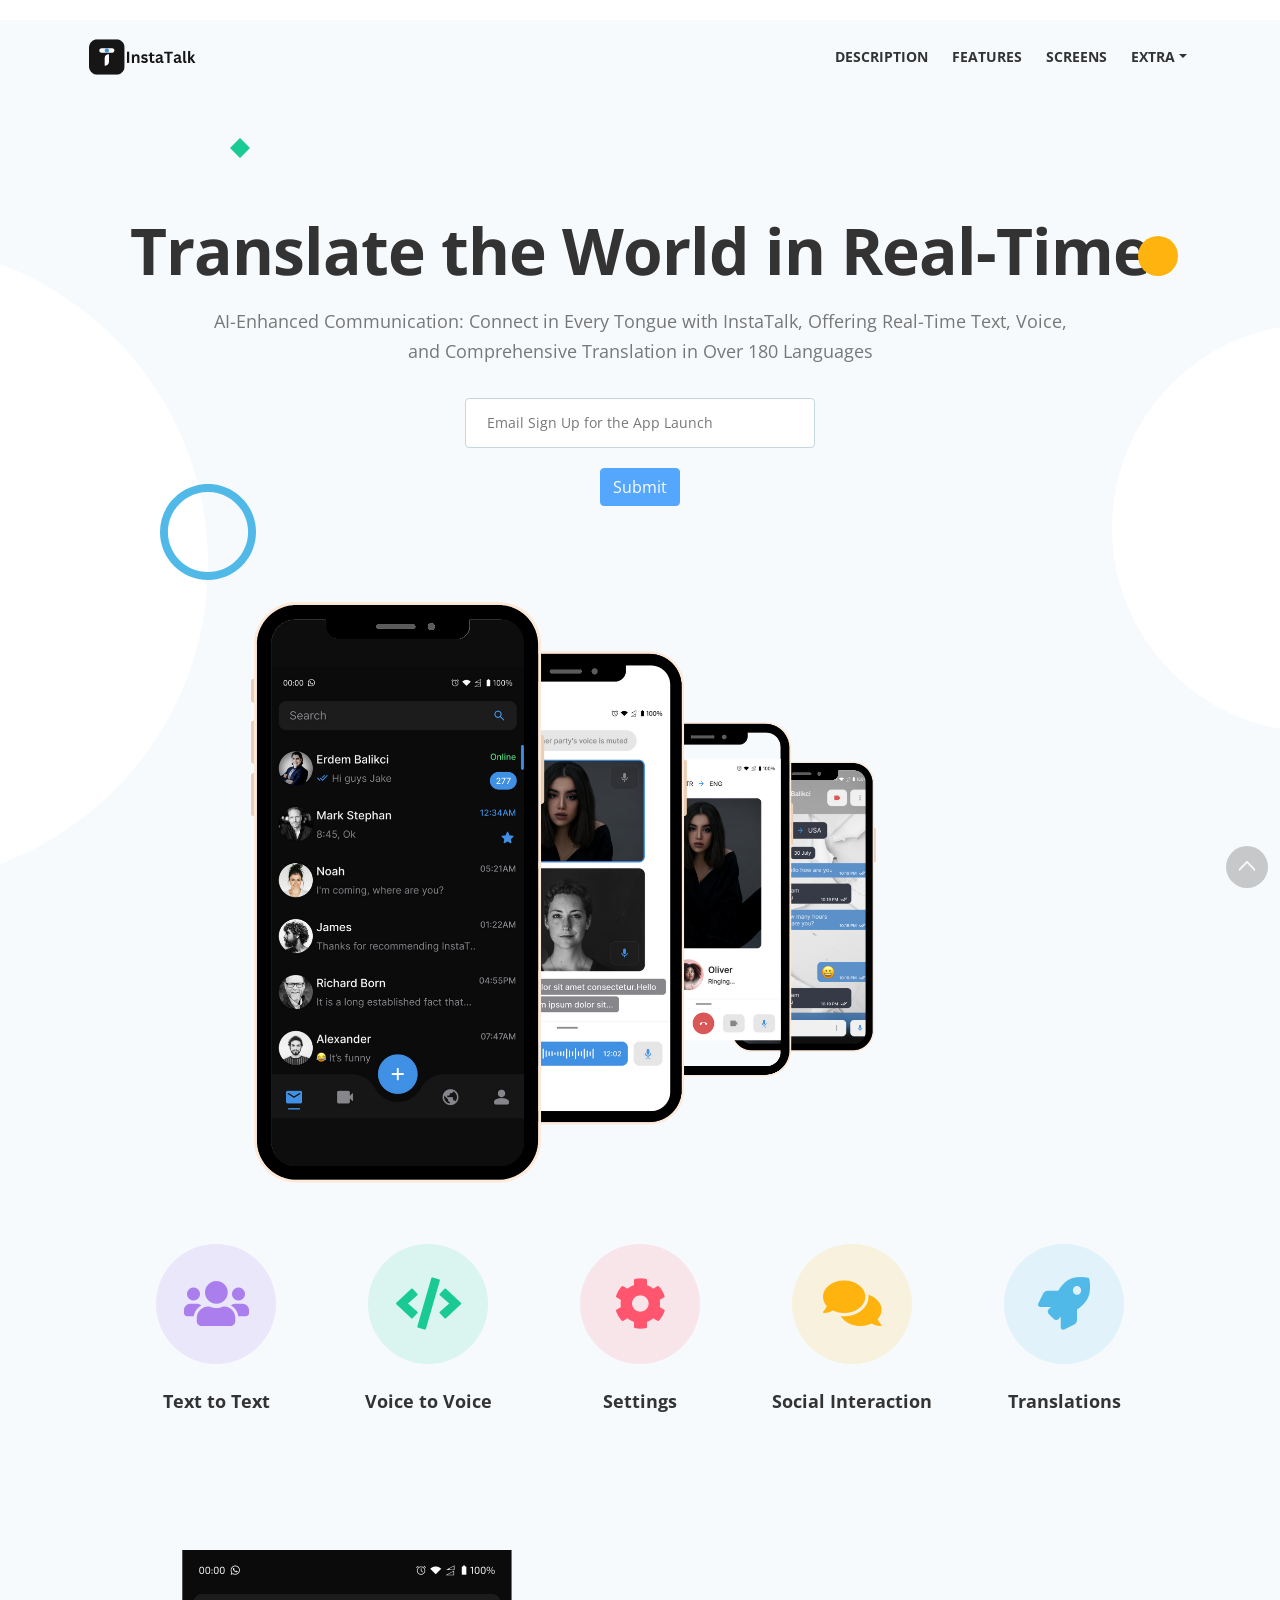
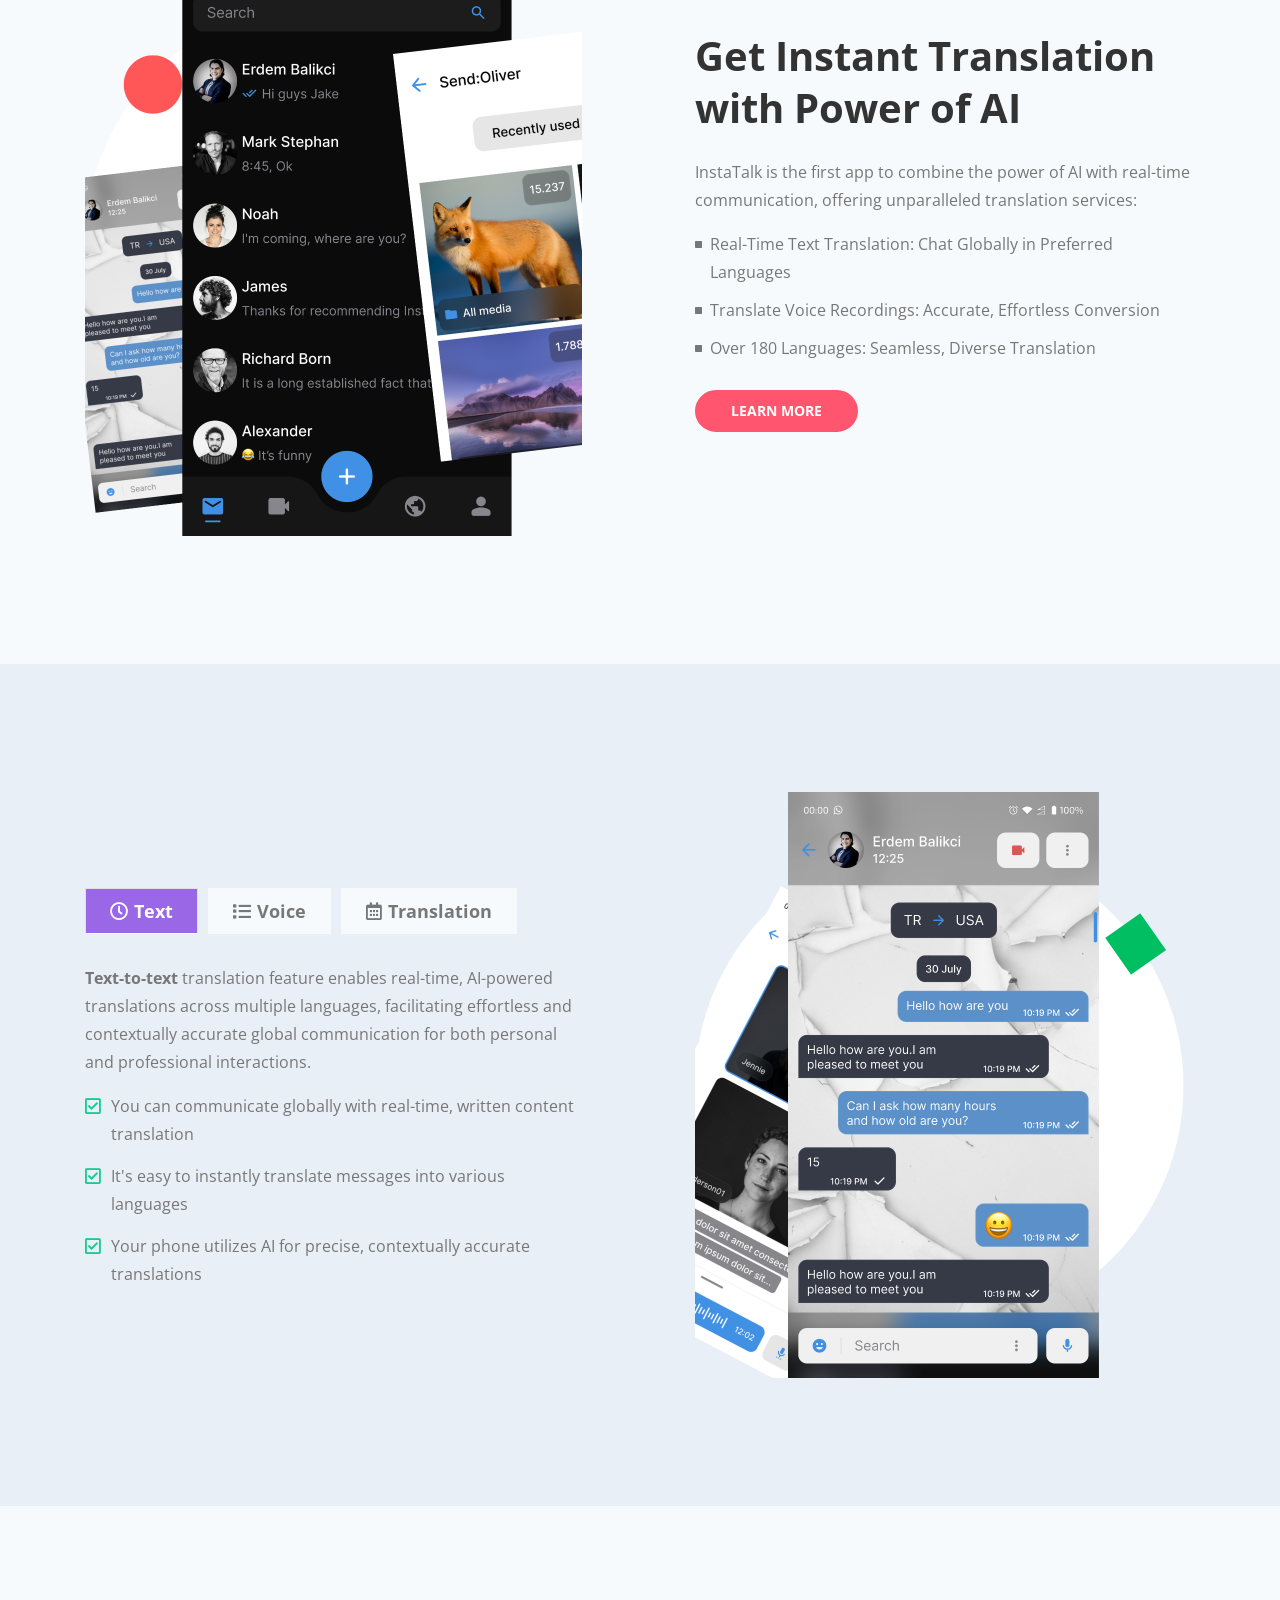
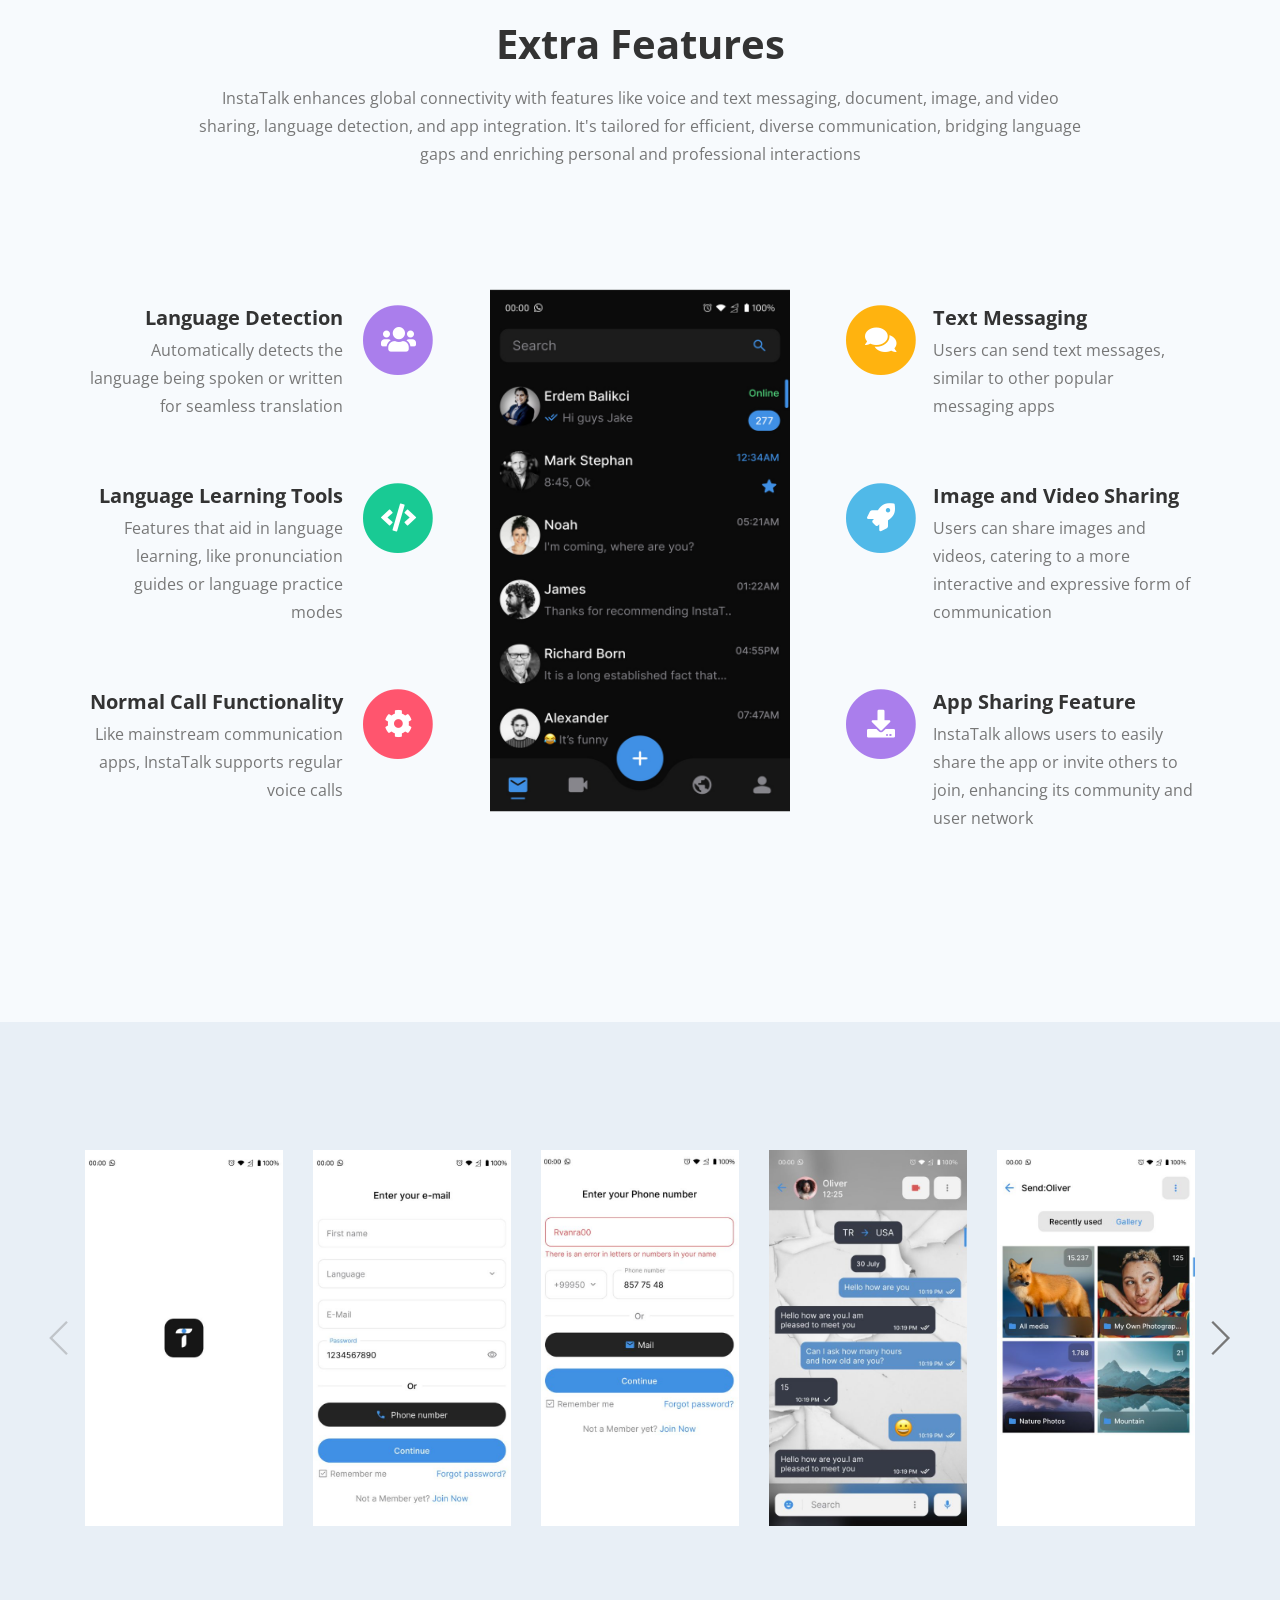
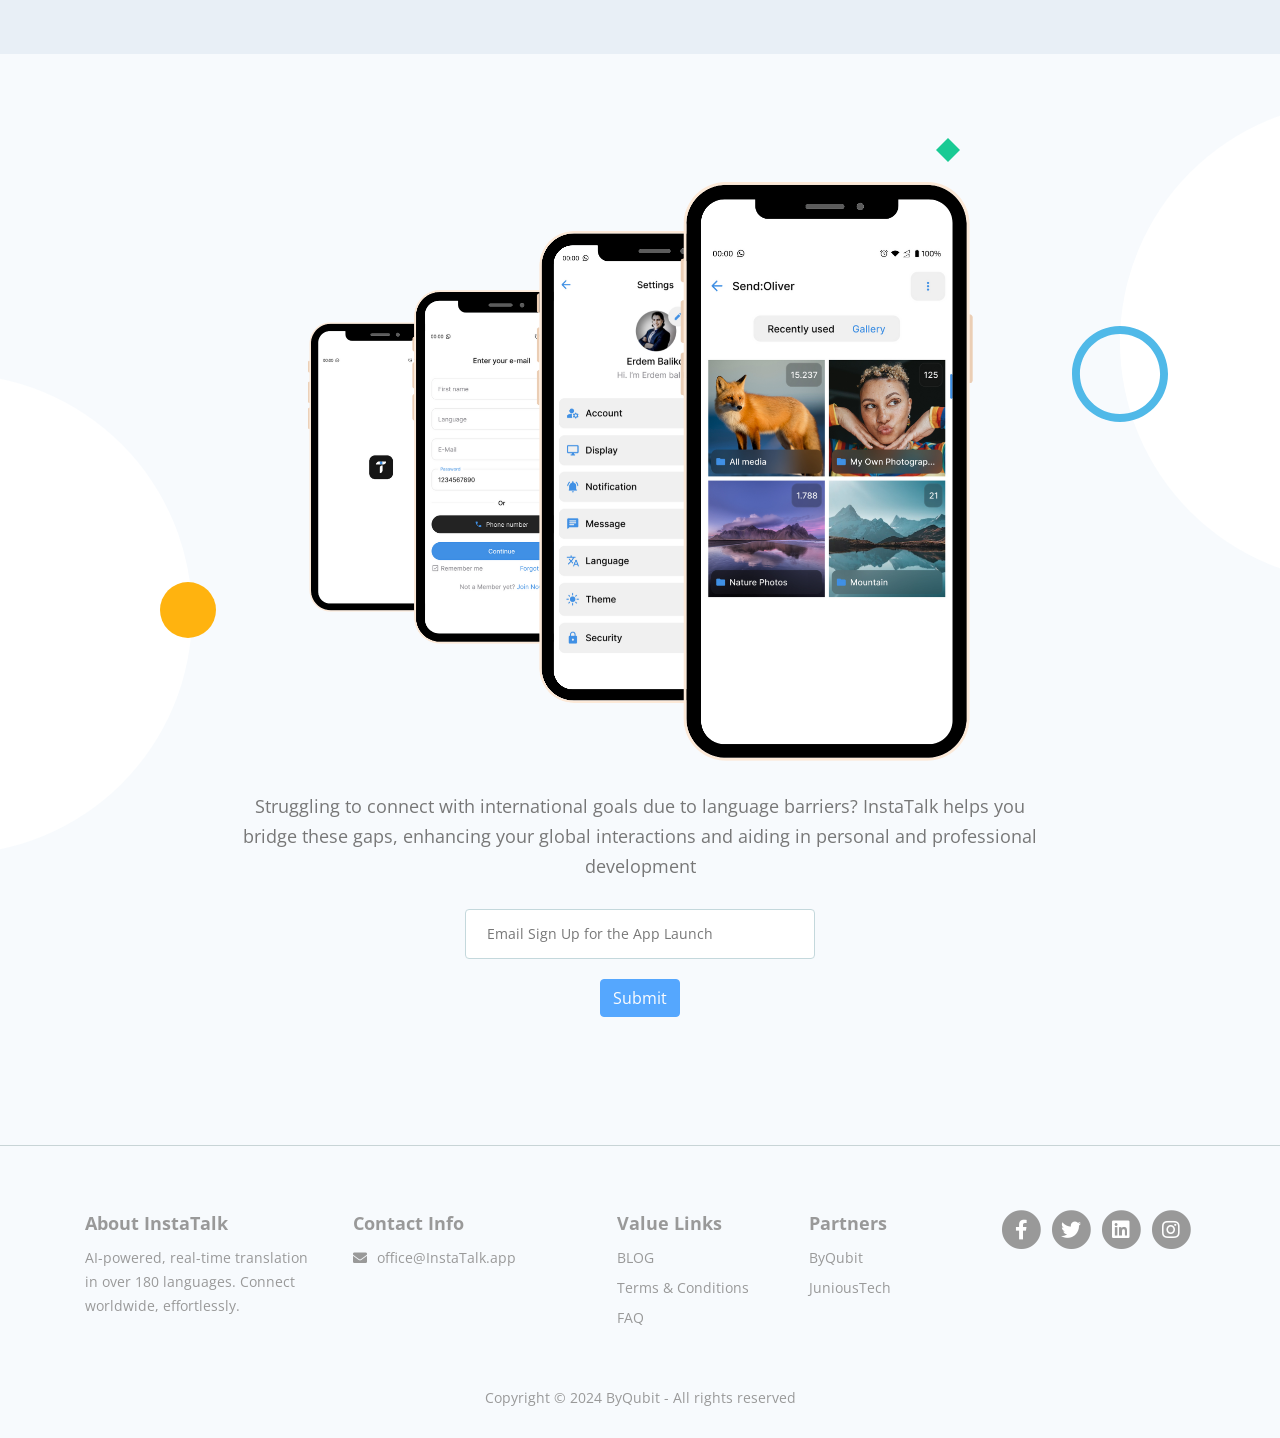
<file: index.html>
<!DOCTYPE html>
<html lang="en">

<head>
    <meta charset="utf-8">
    <meta name="viewport" content="width=device-width, initial-scale=1, shrink-to-fit=no">

    <!-- SEO Meta Tags -->
    <meta name="description"
        content="InstaTalk is a AI-Enhanced Communication: Connect in Every Tongue with InstaTalk, Offering Real-Time Text, Voice, and Comprehensive Translation in Over 180 Languages">
    <meta name="author" content="Inovatik">

    <!-- OG Meta Tags to improve the way the post looks when you share the page on LinkedIn, Facebook, Google+ -->
    <meta property="og:site_name" content="" /> <!-- website name -->
    <meta property="og:site" content="" /> <!-- website link -->
    <meta property="og:title" content="" /> <!-- title shown in the actual shared post -->
    <meta property="og:description" content="" /> <!-- description shown in the actual shared post -->
    <meta property="og:image" content="" /> <!-- image link, make sure it's jpg -->
    <meta property="og:url" content="" /> <!-- where do you want your post to link to -->
    <meta property="og:type" content="article" />

    <!-- Webpage Title -->
    <title>InstaTalk - Mobile App Landing Page</title>

    <!-- Styles -->
    <link href="https://fonts.googleapis.com/css?family=Open+Sans:400,400i,700&display=swap&subset=latin-ext"
        rel="stylesheet">
    <link href="css/bootstrap.css" rel="stylesheet">
    <link href="css/fontawesome-all.css" rel="stylesheet">
    <link href="css/swiper.css" rel="stylesheet">
    <link href="css/magnific-popup.css" rel="stylesheet">
    <link href="css/styles.css" rel="stylesheet">

    <!-- Favicon  -->
    <link rel="icon" href="images/favicon.png">
</head>

<body data-spy="scroll" data-target=".fixed-top">

    <!-- Preloader -->
    <div class="spinner-wrapper">
        <div class="spinner">
            <div class="bounce1"></div>
            <div class="bounce2"></div>
            <div class="bounce3"></div>
        </div>
    </div>
    <!-- end of preloader -->


    <!-- Navigation -->
    <nav class="navbar navbar-expand-lg navbar-dark navbar-custom fixed-top">
        <div class="container">
            <!-- Text Logo - Use this if you don't have a graphic logo -->
            <!-- <a class="navbar-brand logo-text page-scroll" href="index.html">InstaTalk</a> -->

            <!-- Image Logo -->
            <a class="navbar-brand logo-image" href="index.html"><img src="images/logo.svg" alt="alternative"></a>

            <!-- Mobile Menu Toggle Button -->
            <button class="navbar-toggler" type="button" data-toggle="collapse" data-target="#navbarsExampleDefault"
                aria-controls="navbarsExampleDefault" aria-expanded="false" aria-label="Toggle navigation">
                <span class="navbar-toggler-awesome fas fa-bars"></span>
                <span class="navbar-toggler-awesome fas fa-times"></span>
            </button>
            <!-- end of mobile menu toggle button -->

            <div class="collapse navbar-collapse" id="navbarsExampleDefault">
                <ul class="navbar-nav ml-auto">
                    <li class="nav-item">
                        <a class="nav-link page-scroll" href="#description">DESCRIPTION <span
                                class="sr-only">(current)</span></a>
                    </li>
                    <li class="nav-item">
                        <a class="nav-link page-scroll" href="#features">FEATURES</a>
                    </li>
                    <li class="nav-item">
                        <a class="nav-link page-scroll" href="#screens">SCREENS</a>
                    </li>

                    <!-- Dropdown Menu -->
                    <li class="nav-item dropdown">
                        <a class="nav-link dropdown-toggle page-scroll" id="navbarDropdown" role="button"
                            aria-haspopup="true" aria-expanded="false">EXTRA</a>
                        <div class="dropdown-menu" aria-labelledby="navbarDropdown">
                            <a class="dropdown-item" href="article-details.html"><span class="item-text">BLOG</span></a>
                            <div class="dropdown-divider"></div>
                            <a class="dropdown-item" href="terms-conditions.html"><span class="item-text">TERMS
                                    CONDITIONS</span></a>
                            <div class="dropdown-divider"></div>
                            <!-- <a class="dropdown-item" href="privacy-policy.html"><span class="item-text">PRIVACY
                                    POLICY</span></a>
                            <div class="dropdown-divider"></div> -->
                            <a class="dropdown-item" href="faq.html"><span class="item-text">FAQ
                                </span></a>
                        </div>
                    </li>
                    <!-- end of dropdown menu -->
                </ul>
                <!-- <span class="nav-item">
                    <a class="btn-outline-sm page-scroll" href="#download">DOWNLOAD</a>
                </span> -->
            </div>
        </div> <!-- end of container -->
    </nav> <!-- end of navbar -->
    <!-- end of navigation -->


    <!-- Header -->
    <!-- Form here -->
    <header class="header">
        <div class="container">
            <div class="row">
                <div class="col-lg-12">
                    <div class="text-container">
                        <h1>Translate the World in Real-Time</h1>
                        <p class="p-large p-heading">
                            AI-Enhanced Communication: Connect in Every Tongue with InstaTalk, Offering Real-Time Text,
                            Voice, and Comprehensive Translation in Over 180 Languages
                        </p>
                        <!-- Add email form here -->
                        <div class="row">
                            <div class="col-lg-4">
                                <p class="p-large p-heading"></p>
                            </div>
                            <div class="col-lg-4">
                                <!-- Contact Form -->
                                <div class="form-container">
                                    <form id="privacyForm" action="" method="post" data-toggle="validator"
                                        data-focus="false" name="contact-form">
                                        <div class="form-group">
                                            <input type="email" class="form-control-input" id="pemail" name="email"
                                                required>
                                            <label class="label-control" for="pemail">Email Sign Up for the App
                                                Launch</label>
                                            <div class="help-block with-errors"></div>
                                        </div>
                                        <div class="form-message">
                                            <div id="pmsgSubmit" class="h3 text-center hidden"></div>
                                        </div>
                                        <button type="submit" class="btn btn-primary" value="Submit"
                                            id="submit">Submit</button>
                                    </form>
                                </div>
                            </div>
                            <!-- <a class="btn-solid-lg" href="#your-link"><i class="fab fa-apple"></i>DOWNLOAD</a>
                        <a class="btn-solid-lg" href="#your-link"><i class="fab fa-google-play"></i>DOWNLOAD</a> -->
                        </div> <!-- end of text-container -->
                    </div> <!-- end of col -->
                </div> <!-- end of row -->
                <div class="row">
                    <div class="col-lg-12">
                        <div class="image-container">
                            <img class="img-fluid" src="images/header-iphone.png" alt="alternative">
                        </div> <!-- end of text-container -->
                    </div> <!-- end of col -->
                </div> <!-- end of row -->
            </div> <!-- end of container -->
            <div class="deco-white-circle-1">
                <img src="images/decorative-white-circle.svg" alt="alternative">
            </div> <!-- end of deco-white-circle-1 -->
            <div class="deco-white-circle-2">
                <img src="images/decorative-white-circle.svg" alt="alternative">
            </div> <!-- end of deco-white-circle-2 -->
            <div class="deco-blue-circle">
                <img src="images/decorative-blue-circle.svg" alt="alternative">
            </div> <!-- end of deco-blue-circle -->
            <div class="deco-yellow-circle">
                <img src="images/decorative-yellow-circle.svg" alt="alternative">
            </div> <!-- end of deco-yellow-circle -->
            <div class="deco-green-diamond">
                <img src="images/decorative-green-diamond.svg" alt="alternative">
            </div> <!-- end of deco-yellow-circle -->
    </header> <!-- end of header -->
    <!-- end of header -->


    <!-- Small Features -->
    <div class="cards-1">
        <div class="container">
            <div class="row">
                <div class="col-lg-12">

                    <!-- Card -->
                    <div class="card">
                        <div class="card-image">
                            <i class="fas fa-users"></i>
                        </div>
                        <div class="card-body">
                            <h5 class="card-title">Text to Text</h5>
                        </div>
                    </div>
                    <!-- end of card -->

                    <!-- Card -->
                    <div class="card">
                        <div class="card-image green">
                            <i class="fas fa-code"></i>
                        </div>
                        <div class="card-body">
                            <h5 class="card-title">Voice to Voice</h5>
                        </div>
                    </div>
                    <!-- end of card -->

                    <!-- Card -->
                    <div class="card">
                        <div class="card-image red">
                            <i class="fas fa-cog"></i>
                        </div>
                        <div class="card-body">
                            <h5 class="card-title">Settings</h5>
                        </div>
                    </div>
                    <!-- end of card -->

                    <!-- Card -->
                    <div class="card">
                        <div class="card-image yellow">
                            <i class="fas fa-comments"></i>
                        </div>
                        <div class="card-body">
                            <h5 class="card-title">Social Interaction</h5>
                        </div>
                    </div>
                    <!-- end of card -->

                    <!-- Card -->
                    <div class="card">
                        <div class="card-image blue">
                            <i class="fas fa-rocket"></i>
                        </div>
                        <div class="card-body">
                            <h5 class="card-title">Translations</h5>
                        </div>
                    </div>
                    <!-- end of card -->

                </div> <!-- end of col -->
            </div> <!-- end of row -->
        </div> <!-- end of container -->
    </div> <!-- end of cards-1 -->
    <!-- end of small features -->


    <!-- Description 1 -->
    <div id="description" class="basic-1">
        <div class="container">
            <div class="row">
                <div class="col-lg-6">
                    <div class="image-container">
                        <img class="img-fluid" src="images/description-1-app.png" alt="alternative">
                    </div> <!-- end of image-container -->
                </div> <!-- end of col -->
                <div class="col-lg-6">
                    <div class="text-container">
                        <h2>Get Instant Translation with Power of AI</h2>
                        <p>InstaTalk is the first app to combine the power of AI with real-time communication, offering
                            unparalleled translation services:</p>
                        <ul class="list-unstyled li-space-lg">
                            <li class="media">
                                <i class="fas fa-square"></i>
                                <div class="media-body">Real-Time Text Translation: Chat Globally in Preferred Languages
                                </div>
                            </li>
                            <li class="media">
                                <i class="fas fa-square"></i>
                                <div class="media-body">Translate Voice Recordings: Accurate, Effortless Conversion
                                </div>
                            </li>
                            <li class="media">
                                <i class="fas fa-square"></i>
                                <div class="media-body">Over 180 Languages: Seamless, Diverse Translation</div>
                            </li>
                        </ul>
                        <a class="btn-solid-reg popup-with-move-anim"
                            href="#description-1-details-lightbox">LEARN MORE</a>
                    </div> <!-- end of text-container -->
                </div> <!-- end of col -->
            </div> <!-- end of row -->
        </div> <!-- end of container -->
    </div> <!-- end of basic-1 -->
    <!-- end of description 1 -->


    <!-- Description 1 Details Lightbox -->
    <!-- Details Lightbox -->
    <div id="description-1-details-lightbox" class="lightbox-basic zoom-anim-dialog mfp-hide">
        <div class="row">
            <button title="Close (Esc)" type="button" class="mfp-close x-button">×</button>
            <div class="col-lg-8">
                <div class="image-container">
                    <img class="img-fluid" src="images/description-1-details-lightbox.jpg" alt="alternative">
                </div> <!-- end of image-container -->
            </div>
            <div class="col-lg-4">
                <h3>Language Leap</h3>
                <hr>
                <p>InstaTalk streamlines your journey towards personal growth, helping you navigate language barriers
                    and expand your global understanding with ease.</p>
                <h4>User Experience</h4>
                <p>InstaTalk is an efficient app designed to save time and simplify your life, boosting your
                    productivity.</p>
                <ul class="list-unstyled li-space-lg">
                    <li class="media">
                        <i class="far fa-check-square"></i>
                        <div class="media-body">AI-Driven Dialogue</div>
                    </li>
                    <li class="media">
                        <i class="far fa-check-square"></i>
                        <div class="media-body">Voice Versatility</div>
                    </li>
                    <li class="media">
                        <i class="far fa-check-square"></i>
                        <div class="media-body">Linguistic Library</div>
                    </li>
                    <li class="media">
                        <i class="far fa-check-square"></i>
                        <div class="media-body">Cultural Connect</div>
                    </li>
                    <li class="media">
                        <i class="far fa-check-square"></i>
                        <div class="media-body">Global Communication</div>
                    </li>
                </ul>
                <div class="row">
                    <div class="col-lg-10">
                        <!-- Contact Form -->
                        <div class="form-container">
                            <form id="privacyForm" action="" method="post" data-toggle="validator"
                                data-focus="false" name="contact-form-2">
                                <div class="form-group">
                                    <input type="email" class="form-control-input" id="pemail" name="email"
                                        required>
                                    <label class="label-control" for="pemail">Email Sign Up for the App
                                        Launch</label>
                                    <div class="help-block with-errors"></div>
                                </div>
                                <div class="form-message">
                                    <div id="pmsgSubmit" class="h3 text-center hidden"></div>
                                </div>
                                <button type="submit" class="btn btn-primary" value="Submit"
                                    id="submit">Submit</button>
                            </form>
                        </div>


                        <!-- end of form container -->


                    </div> <!-- end of col-->

                    </div>


                </div>
                <!-- <a class="btn-solid-reg mfp-close page-scroll" href="#download">DOWNLOAD</a> <button class="btn-outline-reg mfp-close as-button" type="button">BACK</button> -->
            </div>
        </div> <!-- end of row -->
    </div> <!-- end of lightbox-basic -->
    <!-- end of details lightbox -->
    <!-- end of description 1 details lightbox -->



    <!-- Description 2 -->
    <div class="tabs">
        <div class="container">
            <div class="row">
                <div class="col-lg-6">
                    <div class="tabs-container">

                        <!-- Tabs Links -->
                        <ul class="nav nav-tabs" id="cedoTabs" role="tablist">
                            <li class="nav-item">
                                <a class="nav-link active" id="nav-tab-1" data-toggle="tab" href="#tab-1" role="tab"
                                    aria-controls="tab-1" aria-selected="true"><i class="far fa-clock"></i>Text</a>
                            </li>
                            <li class="nav-item">
                                <a class="nav-link" id="nav-tab-2" data-toggle="tab" href="#tab-2" role="tab"
                                    aria-controls="tab-2" aria-selected="false"><i class="fas fa-list"></i>Voice</a>
                            </li>
                            <li class="nav-item">
                                <a class="nav-link" id="nav-tab-3" data-toggle="tab" href="#tab-3" role="tab"
                                    aria-controls="tab-3" aria-selected="false"><i
                                        class="far fa-calendar-alt"></i>Translation</a>
                            </li>
                        </ul>
                        <!-- end of tabs links -->

                        <!-- Tabs Content -->
                        <div class="tab-content" id="cedoTabsContent">
                            <!-- Tab -->
                            <div class="tab-pane fade show active" id="tab-1" role="tabpanel" aria-labelledby="tab-1">
                                <p><strong>Text-to-text</strong> translation feature enables real-time, AI-powered
                                    translations across multiple languages,
                                    facilitating effortless and contextually accurate global communication for both
                                    personal and professional interactions.</p>
                                <ul class="list-unstyled li-space-lg">
                                    <li class="media">
                                        <i class="far fa-check-square"></i>
                                        <div class="media-body">You can communicate globally with real-time, written
                                            content translation</div>
                                    </li>
                                    <li class="media">
                                        <i class="far fa-check-square"></i>
                                        <div class="media-body">It's easy to instantly translate messages into various
                                            languages</div>
                                    </li>
                                    <li class="media">
                                        <i class="far fa-check-square"></i>
                                        <div class="media-body">Your phone utilizes AI for precise, contextually
                                            accurate translations</div>
                                    </li>
                                </ul>
                                <!-- <a class="btn-solid-reg page-scroll" href="terms-conditions.html">TERMS</a> <a
                                    class="btn-outline-reg page-scroll" href="privacy-policy.html">PRIVACY</a> -->
                            </div> <!-- end of tab-pane -->
                            <!-- end of tab -->

                            <!-- Tab -->
                            <div class="tab-pane fade" id="tab-2" role="tabpanel" aria-labelledby="tab-2">
                                <p><strong>Translation of Voice Messages:</strong> InstaTalk allows users to record a
                                    message and receive it in another language. It's great for those who prefer speaking
                                    over typing, offering a comfortable and natural translation experience.</p>
                                <p><strong>AI-Powered Interpretation:</strong> InstaTalk uses advanced AI for precise
                                    speech recognition and translation. This approach ensures accurate translations that
                                    capture both the literal meaning and the subtleties of the original message,
                                    enhancing the overall quality and effectiveness of communication.</p>
                                <p><strong>Ideal for Complex Linguistic Needs:</strong> This feature excels with
                                    languages hard to translate textually due to their complexity or nuances. It offers
                                    a more effective way for understanding and communicating in detailed or formal
                                    conversations, bridging gaps in complex language structures and contextual meanings.
                                </p>
                                <!-- <a class="red" href="terms-conditions.html">Terms & Conditions >></a> -->
                            </div> <!-- end of tab-pane -->
                            <!-- end of tab -->

                            <!-- Tab -->
                            <div class="tab-pane fade" id="tab-3" role="tabpanel" aria-labelledby="tab-3">
                                <p><strong>InstaTalk offers translation services</strong> in over 180 languages,
                                    ensuring comprehensive global communication. It emphasizes contextual accuracy and
                                    cultural nuances, catering to a diverse user base with an easy-to-use interface.</p>
                                <ul class="list-unstyled li-space-lg">
                                    <li class="media">
                                        <i class="far fa-check-square"></i>
                                        <div class="media-body">You can translate content in over 180 languages,
                                            expanding your global communication effortlessly</div>
                                    </li>
                                    <li class="media">
                                        <i class="far fa-check-square"></i>
                                        <div class="media-body">Enjoy precise translations that capture cultural and
                                            linguistic nuances for more meaningful interactions</div>
                                    </li>
                                    <li class="media">
                                        <i class="far fa-check-square"></i>
                                        <div class="media-body">Easily navigate the user-friendly interface, suitable
                                            for anyone regardless of tech expertise</div>
                                    </li>
                                    <li class="media">
                                        <i class="far fa-check-square"></i>
                                        <div class="media-body">This service is perfect for a variety of communication
                                            needs, whether personal or professional</div>
                                    </li>
                                </ul>
                            </div> <!-- end of tab-pane -->
                            <!-- end of tab -->
                        </div> <!-- end of tab-content -->
                        <!-- end of nav tabs content -->

                    </div> <!-- end of tabs-container -->
                </div> <!-- end of col -->
                <div class="col-lg-6">
                    <div class="image-container">
                        <img class="img-fluid" src="images/description-2-app.png" alt="alternative">
                    </div> <!-- end of image-container -->
                </div> <!-- end of col -->
            </div> <!-- end of row -->
        </div> <!-- end of container -->
    </div> <!-- end of tabs -->
    <!-- end of description 2 -->


    <!-- Features -->
    <div id="features" class="basic-2">
        <div class="container">
            <div class="row">
                <div class="col-lg-12">
                    <h2>Extra Features</h2>
                    <p class="p-heading">InstaTalk enhances global connectivity with features like voice and text
                        messaging, document, image, and video sharing, language detection, and app integration. It's
                        tailored for efficient, diverse communication, bridging language gaps and enriching personal and
                        professional interactions</p>
                </div> <!-- end of div -->
            </div> <!-- end of div -->
            <div class="row">
                <div class="col-lg-4">
                    <ul class="list-unstyled li-space-lg first">
                        <li class="media">
                            <span class="fa-stack">
                                <i class="fas fa-circle fa-stack-2x"></i>
                                <i class="fas fa-users fa-stack-1x"></i>
                            </span>
                            <div class="media-body">
                                <h4>Language Detection</h4>
                                <p>Automatically detects the language being spoken or written for seamless translation
                                </p>
                            </div>
                        </li>
                        <li class="media">
                            <span class="fa-stack">
                                <i class="fas fa-circle fa-stack-2x green"></i>
                                <i class="fas fa-code fa-stack-1x"></i>
                            </span>
                            <div class="media-body">
                                <h4>Language Learning Tools</h4>
                                <p>Features that aid in language learning, like pronunciation guides or language
                                    practice modes</p>
                            </div>
                        </li>
                        <li class="media">
                            <span class="fa-stack">
                                <i class="fas fa-circle fa-stack-2x red"></i>
                                <i class="fas fa-cog fa-stack-1x"></i>
                            </span>
                            <div class="media-body">
                                <h4>Normal Call Functionality</h4>
                                <p> Like mainstream communication apps, InstaTalk supports regular voice calls</p>
                            </div>
                        </li>
                    </ul>
                </div> <!-- end of col -->
                <div class="col-lg-4">
                    <img class="img-fluid" src="images/features-app.png" alt="alternative">
                </div> <!-- end of col -->
                <div class="col-lg-4">
                    <ul class="list-unstyled li-space-lg">
                        <li class="media">
                            <span class="fa-stack">
                                <i class="fas fa-circle fa-stack-2x yellow"></i>
                                <i class="fas fa-comments fa-stack-1x"></i>
                            </span>
                            <div class="media-body">
                                <h4>Text Messaging</h4>
                                <p>Users can send text messages, similar to other popular messaging apps</p>
                            </div>
                        </li>
                        <li class="media">
                            <span class="fa-stack">
                                <i class="fas fa-circle fa-stack-2x blue"></i>
                                <i class="fas fa-rocket fa-stack-1x"></i>
                            </span>
                            <div class="media-body">
                                <h4>Image and Video Sharing</h4>
                                <p>Users can share images and videos, catering to a more interactive and expressive form
                                    of communication</p>
                            </div>
                        </li>
                        <li class="media">
                            <span class="fa-stack">
                                <i class="fas fa-circle fa-stack-2x"></i>
                                <i class="fas fa-download fa-stack-1x"></i>
                            </span>
                            <div class="media-body">
                                <h4>App Sharing Feature</h4>
                                <p>InstaTalk allows users to easily share the app or invite others to join, enhancing
                                    its community and user network</p>
                            </div>
                        </li>
                    </ul>
                </div> <!-- end of col -->
            </div> <!-- end of row -->
        </div> <!-- end of container -->
    </div> <!-- end of basic-2 -->
    <!-- end of features -->


    <!-- Screenshots -->
    <div id="screens" class="slider">
        <div class="container">
            <div class="row">
                <div class="col-lg-12">

                    <!-- Image Slider -->
                    <div class="slider-container">
                        <div class="swiper-container image-slider">
                            <div class="swiper-wrapper">

                                <!-- Slide -->
                                <div class="swiper-slide">
                                    <a href="images/screenshot-1.jpg" class="popup-link" data-effect="fadeIn">
                                        <img class="img-fluid" src="images/screenshot-1.jpg" alt="alternative">
                                    </a>
                                </div>
                                <!-- end of slide -->

                                <!-- Slide -->
                                <div class="swiper-slide">
                                    <a href="images/screenshot-2.jpg" class="popup-link" data-effect="fadeIn">
                                        <img class="img-fluid" src="images/screenshot-2.jpg" alt="alternative">
                                    </a>
                                </div>
                                <!-- end of slide -->

                                <!-- Slide -->
                                <div class="swiper-slide">
                                    <a href="images/screenshot-3.jpg" class="popup-link" data-effect="fadeIn">
                                        <img class="img-fluid" src="images/screenshot-3.jpg" alt="alternative">
                                    </a>
                                </div>
                                <!-- end of slide -->

                                <!-- Slide -->
                                <div class="swiper-slide">
                                    <a href="images/screenshot-4.jpg" class="popup-link" data-effect="fadeIn">
                                        <img class="img-fluid" src="images/screenshot-4.jpg" alt="alternative">
                                    </a>
                                </div>
                                <!-- end of slide -->

                                <!-- Slide -->
                                <div class="swiper-slide">
                                    <a href="images/screenshot-5.jpg" class="popup-link" data-effect="fadeIn">
                                        <img class="img-fluid" src="images/screenshot-5.jpg" alt="alternative">
                                    </a>
                                </div>
                                <!-- end of slide -->

                                <!-- Slide -->
                                <div class="swiper-slide">
                                    <a href="images/screenshot-1.jpg" class="popup-link" data-effect="fadeIn">
                                        <img class="img-fluid" src="images/screenshot-6.jpg" alt="alternative">
                                    </a>
                                </div>
                                <!-- end of slide -->

                                <!-- Slide -->
                                <div class="swiper-slide">
                                    <a href="images/screenshot-2.jpg" class="popup-link" data-effect="fadeIn">
                                        <img class="img-fluid" src="images/screenshot-7.jpg" alt="alternative">
                                    </a>
                                </div>
                                <!-- end of slide -->

                                <!-- Slide -->
                                <div class="swiper-slide">
                                    <a href="images/screenshot-3.jpg" class="popup-link" data-effect="fadeIn">
                                        <img class="img-fluid" src="images/screenshot-8.jpg" alt="alternative">
                                    </a>
                                </div>
                                <!-- end of slide -->

                                <!-- Slide -->
                                <div class="swiper-slide">
                                    <a href="images/screenshot-4.jpg" class="popup-link" data-effect="fadeIn">
                                        <img class="img-fluid" src="images/screenshot-9.jpg" alt="alternative">
                                    </a>
                                </div>
                                <!-- end of slide -->

                                <!-- Slide -->
                                <div class="swiper-slide">
                                    <a href="images/screenshot-5.jpg" class="popup-link" data-effect="fadeIn">
                                        <img class="img-fluid" src="images/screenshot-10.jpg" alt="alternative">
                                    </a>
                                </div>
                                <!-- end of slide -->

                            </div> <!-- end of swiper-wrapper -->

                            <!-- Add Arrows -->
                            <div class="swiper-button-next"></div>
                            <div class="swiper-button-prev"></div>
                            <!-- end of add arrows -->

                        </div> <!-- end of swiper-container -->
                    </div> <!-- end of slider-container -->
                    <!-- end of image slider -->

                </div> <!-- end of col -->
            </div> <!-- end of row -->
        </div> <!-- end of container -->
    </div> <!-- end of slider -->
    <!-- end of screenshots -->

    <!-- Download -->
    <div id="download" class="basic-3">
        <div class="container">
            <div class="row">
                <div class="col-lg-12">
                    <div class="image-container">
                        <img class="img-fluid" src="images/download-iphone.png" alt="alternative">
                    </div> <!-- end of image-container -->
                    <p class="p-large">Struggling to connect with international goals due to language barriers?
                        InstaTalk helps you bridge these gaps, enhancing your global interactions and aiding in personal
                        and professional development</p>
                    <!-- <a class="btn-solid-lg" href="#your-link"><i class="fab fa-apple"></i>DOWNLOAD</a>
                    <a class="btn-solid-lg" href="#your-link"><i class="fab fa-google-play"></i>DOWNLOAD</a> -->
                    <!-- Add email form here -->
                    <div class="row">
                        <div class="col-lg-4">
                            <p class="p-large p-heading"></p>
                        </div>
                        <div class="col-lg-4">
                            <!-- Privacy Form -->
                            <div class="form-container">
                                <form id="privacyForm" action="" method="post" data-toggle="validator"
                                    data-focus="false" name="contact-form-3">
                                    <div class="form-group">
                                        <input type="email" class="form-control-input" id="pemail" name="email"
                                            required>
                                        <label class="label-control" for="pemail">Email Sign Up for the App
                                            Launch</label>
                                        <div class="help-block with-errors"></div>
                                    </div>
                                    <div class="form-message">
                                        <div id="pmsgSubmit" class="h3 text-center hidden"></div>
                                    </div>
                                    <button type="submit" class="btn btn-primary" value="Submit"
                                        id="submit">Submit</button>
                                </form>
                            </div>
                            <!-- end of form container -->
                        </div> <!-- end of col-->
                        <!-- <div class="row">
                            <div class="col-lg-12">
                                <div class="form-group">
                                    <button type="submit" class="form-control-submit-button">SUBSCRIBE</button>
                                </div>
                            </div>

                        </div> -->


                    </div>
                </div> <!-- end of col -->
            </div> <!-- end of row -->
        </div> <!-- end of container -->
        <div class="deco-white-circle-1">
            <img src="images/decorative-white-circle.svg" alt="alternative">
        </div> <!-- end of deco-white-circle-1 -->
        <div class="deco-white-circle-2">
            <img src="images/decorative-white-circle.svg" alt="alternative">
        </div> <!-- end of deco-white-circle-2 -->
        <div class="deco-blue-circle">
            <img src="images/decorative-blue-circle.svg" alt="alternative">
        </div> <!-- end of deco-blue-circle -->
        <div class="deco-yellow-circle">
            <img src="images/decorative-yellow-circle.svg" alt="alternative">
        </div> <!-- end of deco-yellow-circle -->
        <div class="deco-green-diamond">
            <img src="images/decorative-green-diamond.svg" alt="alternative">
        </div> <!-- end of deco-yellow-circle -->
    </div> <!-- end of basic-3 -->
    <!-- end of download -->


    <!-- Footer -->
    <div class="footer">
        <div class="container">
            <div class="row">
                <div class="col-lg-12">
                    <div class="footer-col first">
                        <h5>About InstaTalk</h5>
                        <p class="p-small">AI-powered, real-time translation in over 180 languages. Connect worldwide,
                            effortlessly.</p>
                    </div> <!-- end of footer-col -->
                    <div class="footer-col second">
                        <h5>Contact Info</h5>
                        <ul class="list-unstyled li-space-lg p-small">
                            <li class="media">
                                <i class="fas fa-envelope"></i>
                                <div class="media-body"><a href="mailto:office@instatalk.app">office@InstaTalk.app</a></div>
                            </li>
                        </ul>
                    </div> <!-- end of footer-col -->
                    <div class="footer-col third">
                        <h5>Value Links</h5>
                        <ul class="list-unstyled li-space-lg p-small">
                            <li><a href="article-details.html">BLOG</a></li>
                            <li><a href="terms-conditions.html">Terms & Conditions</a></li>
                            <!-- <li><a href="privacy-policy.html">Privacy Policy</a></li> -->
                            <li><a href="faq.html">FAQ</a></li>
                        </ul>
                    </div> <!-- end of footer-col -->
                    <div class="footer-col fourth">
                        <h5>Partners</h5>
                        <ul class="list-unstyled li-space-lg p-small">
                            <!-- <li><a target="_blank" href="#your-link">SwanRose</a></li> -->
                            <li><a target="_blank" href="https://byqubit.com/">ByQubit</a></li>
                            <li><a target="_blank" href="https://juniustech.com/">JuniousTech</a></li>
                        </ul>
                    </div> <!-- end of footer-col -->
                    <div class="footer-col fifth">
                        <span class="fa-stack">
                            <a target="_blank" href="#your-link">
                                <i class="fas fa-circle fa-stack-2x"></i>
                                <i class="fab fa-facebook-f fa-stack-1x"></i>
                            </a>
                        </span>
                        <span class="fa-stack">
                            <a target="_blank" href="#your-link">
                                <i class="fas fa-circle fa-stack-2x"></i>
                                <i class="fab fa-twitter fa-stack-1x"></i>
                            </a>
                        </span>
                        <span class="fa-stack">
                            <a target="_blank" href="https://www.linkedin.com/company/byqubitllc/">
                                <i class="fas fa-circle fa-stack-2x"></i>
                                <i class="fab fa-linkedin fa-stack-1x"></i>
                            </a>
                        </span>
                        <span class="fa-stack">
                            <a target="_blank" href="#your-link">
                                <i class="fas fa-circle fa-stack-2x"></i>
                                <i class="fab fa-instagram fa-stack-1x"></i>
                            </a>
                        </span>
                    </div> <!-- end of footer-col -->
                </div> <!-- end of col -->
            </div> <!-- end of row -->
        </div> <!-- end of container -->
    </div> <!-- end of footer -->
    <!-- end of footer -->


    <!-- Copyright -->
    <div class="copyright">
        <div class="container">
            <div class="row">
                <div class="col-lg-12">
                    <p class="p-small">Copyright © 2024 <a target="_blank" href="https://byqubit.com/">ByQubit</a> - All
                        rights reserved</p>
                </div> <!-- end of col -->
            </div> <!-- enf of row -->
        </div> <!-- end of container -->
    </div> <!-- end of copyright -->
    <!-- end of copyright -->


    <!-- Scripts -->
    <script src="js/jquery.min.js"></script> <!-- jQuery for Bootstrap's JavaScript plugins -->
    <script src="js/popper.min.js"></script> <!-- Popper tooltip library for Bootstrap -->
    <script src="js/bootstrap.min.js"></script> <!-- Bootstrap framework -->
    <script src="js/jquery.easing.min.js"></script> <!-- jQuery Easing for smooth scrolling between anchors -->
    <script src="js/swiper.min.js"></script> <!-- Swiper for image and text sliders -->
    <script src="js/jquery.magnific-popup.js"></script> <!-- Magnific Popup for lightboxes -->
    <script src="js/validator.min.js"></script> <!-- Validator.js - Bootstrap plugin that validates forms -->
    <script src="js/scripts.js"></script> <!-- Custom scripts -->
    <script src="js/google_sheets.js"></script> <!-- Google Sheets scripts -->
    <script src="js/google_sheets_2.js"></script> <!-- Google Sheets scripts -->
    <script src="js/google_sheets_3.js"></script> <!-- Google Sheets scripts -->
</body>

</html>
</file>
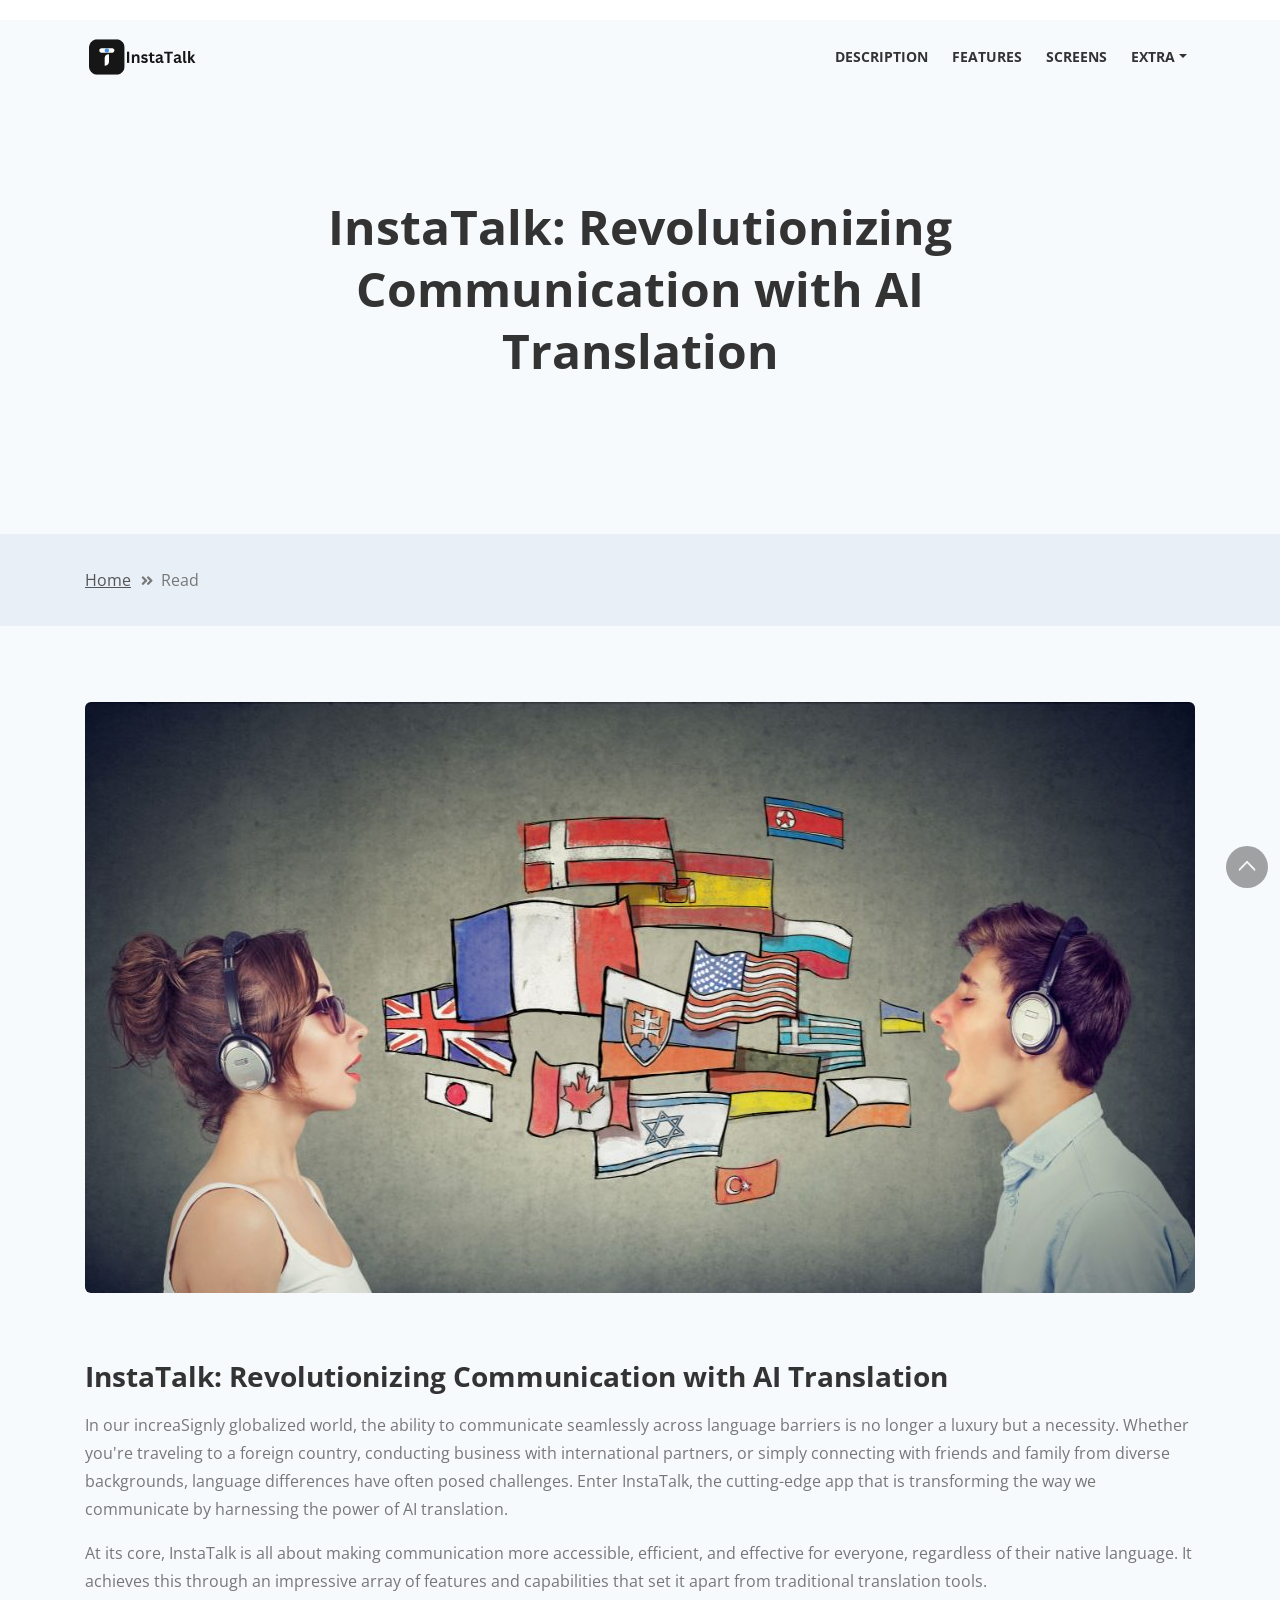
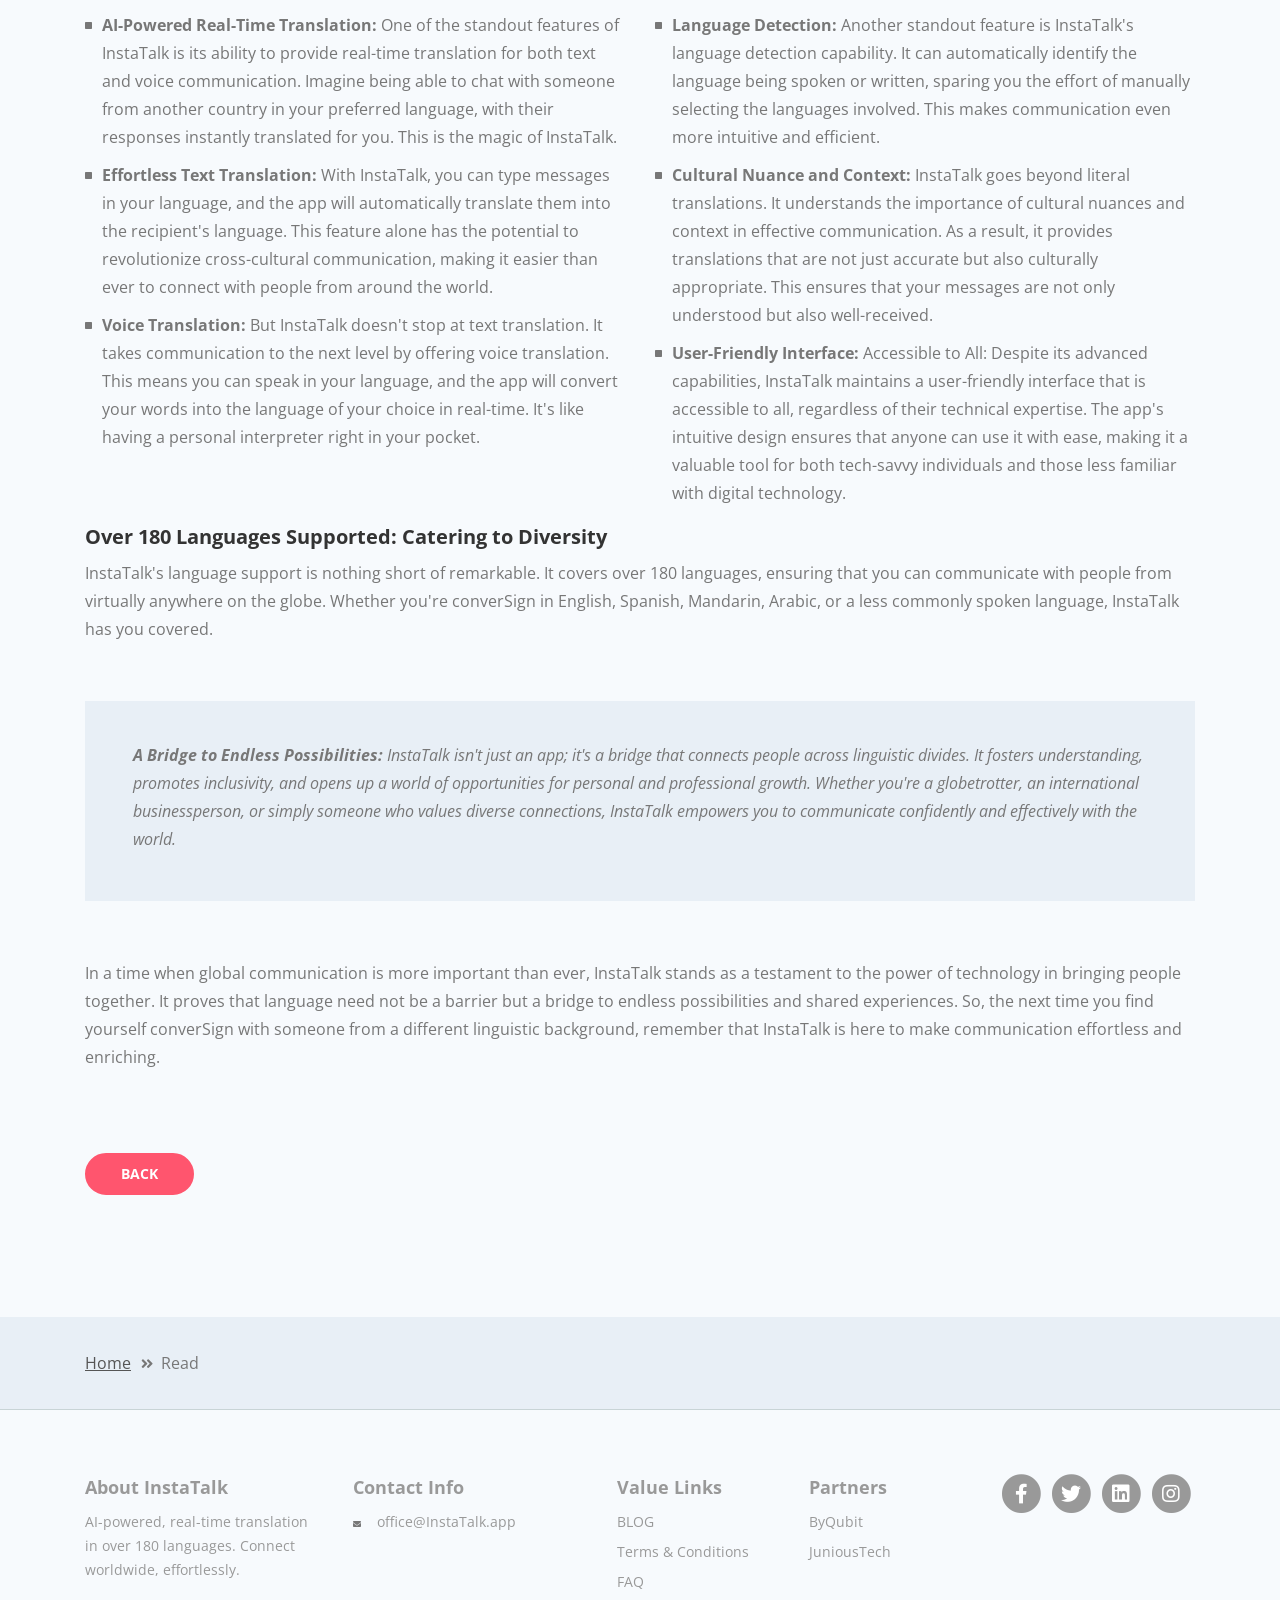
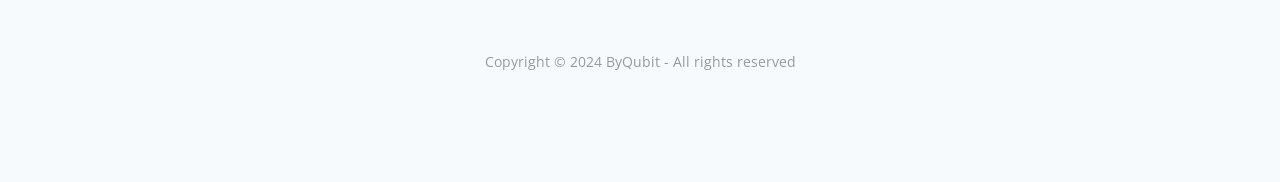
<file: article-details.html>
<!DOCTYPE html>
<html lang="en">

<head>
    <meta charset="utf-8">
    <meta name="viewport" content="width=device-width, initial-scale=1, shrink-to-fit=no">

    <!-- SEO Meta Tags -->
    <meta name="description"
        content="InstaTalk is a landing page HTML template built with Bootstrap 4 for presenting mobile apps to the online audience and for getting visitors to become users.">
    <meta name="author" content="Inovatik">

    <!-- OG Meta Tags to improve the way the post looks when you share the page on LinkedIn, Facebook, Google+ -->
    <meta property="og:site_name" content="" /> <!-- website name -->
    <meta property="og:site" content="" /> <!-- website link -->
    <meta property="og:title" content="" /> <!-- title shown in the actual shared post -->
    <meta property="og:description" content="" /> <!-- description shown in the actual shared post -->
    <meta property="og:image" content="" /> <!-- image link, make sure it's jpg -->
    <meta property="og:url" content="" /> <!-- where do you want your post to link to -->
    <meta property="og:type" content="article" />

    <!-- Webpage Title -->
    <title>BLOG - InstaTalk</title>

    <!-- Styles -->
    <link href="https://fonts.googleapis.com/css?family=Open+Sans:400,400i,700&display=swap&subset=latin-ext"
        rel="stylesheet">
    <link href="css/bootstrap.css" rel="stylesheet">
    <link href="css/fontawesome-all.css" rel="stylesheet">
    <link href="css/swiper.css" rel="stylesheet">
    <link href="css/magnific-popup.css" rel="stylesheet">
    <link href="css/styles.css" rel="stylesheet">

    <!-- Favicon  -->
    <link rel="icon" href="images/favicon.png">
</head>

<body data-spy="scroll" data-target=".fixed-top">

    <!-- Preloader -->
    <div class="spinner-wrapper">
        <div class="spinner">
            <div class="bounce1"></div>
            <div class="bounce2"></div>
            <div class="bounce3"></div>
        </div>
    </div>
    <!-- end of preloader -->


    <!-- Navigation -->
    <nav class="navbar navbar-expand-lg navbar-dark navbar-custom fixed-top">
        <div class="container">
            <!-- Text Logo - Use this if you don't have a graphic logo -->
            <!-- <a class="navbar-brand logo-text page-scroll" href="index.html">InstaTalk</a> -->

            <!-- Image Logo -->
            <a class="navbar-brand logo-image" href="index.html"><img src="images/logo.svg" alt="alternative"></a>

            <!-- Mobile Menu Toggle Button -->
            <button class="navbar-toggler" type="button" data-toggle="collapse" data-target="#navbarsExampleDefault"
                aria-controls="navbarsExampleDefault" aria-expanded="false" aria-label="Toggle navigation">
                <span class="navbar-toggler-awesome fas fa-bars"></span>
                <span class="navbar-toggler-awesome fas fa-times"></span>
            </button>
            <!-- end of mobile menu toggle button -->

            <div class="collapse navbar-collapse" id="navbarsExampleDefault">
                <ul class="navbar-nav ml-auto">
                    <li class="nav-item">
                        <a class="nav-link page-scroll" href="index.html#description">DESCRIPTION <span
                                class="sr-only">(current)</span></a>
                    </li>
                    <li class="nav-item">
                        <a class="nav-link page-scroll" href="index.html#features">FEATURES</a>
                    </li>
                    <li class="nav-item">
                        <a class="nav-link page-scroll" href="index.html#screens">SCREENS</a>
                    </li>

                    <!-- Dropdown Menu -->
                    <li class="nav-item dropdown">
                        <a class="nav-link dropdown-toggle page-scroll" id="navbarDropdown" role="button"
                            aria-haspopup="true" aria-expanded="false">EXTRA</a>
                        <div class="dropdown-menu" aria-labelledby="navbarDropdown">
                            <a class="dropdown-item" href="article-details.html"><span class="item-text">BLOG</span></a>
                            <div class="dropdown-divider"></div>
                            <a class="dropdown-item" href="terms-conditions.html"><span class="item-text">TERMS
                                    CONDITIONS</span></a>
                            <div class="dropdown-divider"></div>
                            <!-- <a class="dropdown-item" href="privacy-policy.html"><span class="item-text">PRIVACY
                                    POLICY</span></a>
                            <div class="dropdown-divider"></div> -->
                            <a class="dropdown-item" href="faq.html"><span class="item-text">FAQ
                                </span></a>
                        </div>
                    </li>
                    <!-- end of dropdown menu -->

                </ul>
                <!-- <span class="nav-item">
                    <a class="btn-outline-sm page-scroll" href="#download">DOWNLOAD</a>
                </span> -->
            </div>
        </div> <!-- end of container -->
    </nav> <!-- end of navbar -->
    <!-- end of navigation -->


    <!-- Header -->
    <header id="header" class="ex-header">
        <div class="container">
            <div class="row">
                <div class="col-md-12">
                    <h1>InstaTalk: Revolutionizing Communication with AI Translation</h1>
                </div> <!-- end of col -->
            </div> <!-- end of row -->
        </div> <!-- end of container -->
    </header> <!-- end of ex-header -->
    <!-- end of header -->


    <!-- Breadcrumbs -->
    <div class="ex-basic-1">
        <div class="container">
            <div class="row">
                <div class="col-lg-12">
                    <div class="breadcrumbs">
                        <a href="index.html">Home</a><i class="fa fa-angle-double-right"></i><span>Read</span>
                    </div> <!-- end of breadcrumbs -->
                </div> <!-- end of col -->
            </div> <!-- end of row -->
        </div> <!-- end of container -->
    </div> <!-- end of ex-basic-1 -->
    <!-- end of breadcrumbs -->


    <!-- Privacy Content -->
    <div class="ex-basic-2">
        <div class="container">
            <div class="row">
                <div class="col-lg-12">
                    <div class="image-container-large">
                        <img class="img-fluid" src="images/article-details-large.jpg" alt="alternative">
                    </div> <!-- end of image-container-large -->
                    <div class="text-container">
                        <h3>InstaTalk: Revolutionizing Communication with AI Translation</h3>
                        <p>In our increaSignly globalized world, the ability to communicate seamlessly across language
                            barriers is no longer a luxury but a necessity.
                            Whether you're traveling to a foreign country, conducting business with international
                            partners, or simply connecting with friends and
                            family from diverse backgrounds, language differences have often posed challenges. Enter
                            InstaTalk, the cutting-edge app that is transforming
                            the way we communicate by harnessing the power of AI translation.</p>
                        <p>At its core, InstaTalk is all about making communication more accessible, efficient, and
                            effective for everyone, regardless of their native language.
                            It achieves this through an impressive array of features and capabilities that set it apart
                            from traditional translation tools.</p>
                        <div class="row">
                            <div class="col-md-6">
                                <ul class="list-unstyled li-space-lg">
                                    <li class="media">
                                        <i class="fas fa-square"></i>
                                        <div class="media-body"><strong>AI-Powered Real-Time Translation:</strong>
                                            One of the standout features of InstaTalk is its ability to provide
                                            real-time translation
                                            for both text and voice communication. Imagine being able to chat with
                                            someone from another
                                            country in your preferred language, with their responses instantly
                                            translated for you. This is the magic of InstaTalk.</div>
                                    </li>
                                    <li class="media">
                                        <i class="fas fa-square"></i>
                                        <div class="media-body"><strong>Effortless Text Translation:</strong> With
                                            InstaTalk, you can type messages in your language,
                                            and the app will automatically translate them into the recipient's language.
                                            This feature alone has the potential
                                            to revolutionize cross-cultural communication, making it easier than ever to
                                            connect with people from around the world.</div>
                                    </li>
                                    <li class="media">
                                        <i class="fas fa-square"></i>
                                        <div class="media-body"><strong>Voice Translation:</strong> But InstaTalk
                                            doesn't stop at text translation. It takes communication to the
                                            next level by offering voice translation. This means you can speak in your
                                            language, and the app will convert your
                                            words into the language of your choice in real-time. It's like having a
                                            personal interpreter right in your pocket.</div>
                                    </li>
                                </ul>
                            </div> <!-- end of col -->

                            <div class="col-md-6">
                                <ul class="list-unstyled li-space-lg">
                                    <li class="media">
                                        <i class="fas fa-square"></i>
                                        <div class="media-body"><strong>Language Detection:</strong> Another standout
                                            feature is InstaTalk's language detection capability. It can automatically
                                            identify the language being spoken or written, sparing you the effort of
                                            manually selecting the languages involved. This makes communication even
                                            more intuitive and efficient.</div>
                                    </li>
                                    <li class="media">
                                        <i class="fas fa-square"></i>
                                        <div class="media-body"><strong>Cultural Nuance and Context:</strong> InstaTalk
                                            goes beyond literal translations. It understands the importance of cultural
                                            nuances and context in effective communication. As a result, it provides
                                            translations that are not just accurate but also culturally appropriate.
                                            This ensures that your messages are not only understood but also
                                            well-received.</div>
                                    </li>
                                    <li class="media">
                                        <i class="fas fa-square"></i>
                                        <div class="media-body"><strong>User-Friendly Interface:</strong> Accessible to
                                            All: Despite its advanced capabilities, InstaTalk maintains a user-friendly
                                            interface that is accessible to all, regardless of their technical
                                            expertise. The app's intuitive design ensures that anyone can use it with
                                            ease, making it a valuable tool for both tech-savvy individuals and those
                                            less familiar with digital technology.</div>
                                    </li>

                                </ul>

                            </div> <!-- end of row -->
                        </div> <!-- end of text-container-->
                        <div class="text-container">
                            <h4>Over 180 Languages Supported: Catering to Diversity</h4>
                            <p>InstaTalk's language support is nothing short of remarkable. It covers over 180
                                languages,
                                ensuring that you can communicate with people from virtually anywhere on the globe.
                                Whether you're converSign in English, Spanish, Mandarin, Arabic, or a less commonly
                                spoken
                                language, InstaTalk has you covered.
                            </p>
                        </div> <!-- end of text-container-->
                        <div class="text-container dark">
                            <p class="testimonial-text"><strong>A Bridge to Endless Possibilities:</strong> InstaTalk
                                isn't
                                just an app; it's a bridge that connects people across linguistic divides. It fosters
                                understanding, promotes inclusivity, and opens up a world of opportunities for personal
                                and
                                professional growth. Whether you're a globetrotter, an international businessperson, or
                                simply someone who values diverse connections, InstaTalk empowers you to communicate
                                confidently and effectively with the world.</p>
                        </div> <!-- end of text container -->
                        <div class="text-container">
                            <p>In a time when global communication is more important than ever, InstaTalk stands as a
                                testament to the power of technology in bringing people together. It proves that
                                language
                                need not be a barrier but a bridge to endless possibilities and shared experiences. So,
                                the
                                next time you find yourself converSign with someone from a different linguistic
                                background,
                                remember that InstaTalk is here to make communication effortless and enriching.
                            </p>
                        </div> <!-- end of text-container-->
                        <a class="btn-solid-reg" href="index.html">BACK</a>
                    </div> <!-- end of col-->
                </div> <!-- end of row -->
            </div> <!-- end of container -->
            <div class="row">
                <div class="col-lg-4">
                    <p class="p-large p-heading"></p>
                </div>
                <div class="col-lg-4">
                    <!-- Privacy Form -->
                    <!-- <div class="form-container">
                    <form id="privacyForm" data-toggle="validator" data-focus="false">
                        <div class="form-group">
                            <input type="email" class="form-control-input" id="pemail" required>
                            <label class="label-control" for="pemail">Email Sign Up for the App Launch</label>
                            <div class="help-block with-errors"></div>
                        </div>
                        <div class="form-message">
                            <div id="pmsgSubmit" class="h3 text-center hidden"></div>
                        </div>
                    </form>
                </div>  -->
                    <!-- end of form container -->
                </div> <!-- end of col-->
                <div class="row">
                    <!-- <div class="col-lg-12">
                    <div class="form-group">
                        <button type="submit" class="form-control-submit-button">SUBSCRIBE</button>
                    </div>
                </div> -->

                </div>


            </div>
        </div> <!-- end of ex-basic-2 -->
        <!-- end of privacy content -->


        <!-- Breadcrumbs -->
        <div class="ex-basic-1">
            <div class="container">
                <div class="row">
                    <div class="col-lg-12">
                        <div class="breadcrumbs">
                            <a href="index.html">Home</a><i class="fa fa-angle-double-right"></i><span>Read</span>
                        </div> <!-- end of breadcrumbs -->
                    </div> <!-- end of col -->
                </div> <!-- end of row -->
            </div> <!-- end of container -->
        </div> <!-- end of ex-basic-1 -->
        <!-- end of breadcrumbs -->


        <!-- Footer -->
        <div class="footer">
            <div class="container">
                <div class="row">
                    <div class="col-lg-12">
                        <div class="footer-col first">
                            <h5>About InstaTalk</h5>
                            <p class="p-small">AI-powered, real-time translation in over 180 languages. Connect
                                worldwide,
                                effortlessly.</p>
                        </div> <!-- end of footer-col -->
                        <div class="footer-col second">
                            <h5>Contact Info</h5>
                            <ul class="list-unstyled li-space-lg p-small">
                                <li class="media">
                                    <i class="fas fa-envelope"></i>
                                    <div class="media-body"><a
                                            href="mailto:office@instatalk.app">office@InstaTalk.app</a></div>
                                </li>
                            </ul>
                        </div> <!-- end of footer-col -->
                        <div class="footer-col third">
                            <h5>Value Links</h5>
                            <ul class="list-unstyled li-space-lg p-small">
                                <li><a href="article-details.html">BLOG</a></li>
                                <li><a href="terms-conditions.html">Terms & Conditions</a></li>
                                <!-- <li><a href="privacy-policy.html">Privacy Policy</a></li> -->
                                <li><a href="faq.html">FAQ</a></li>
                            </ul>
                        </div> <!-- end of footer-col -->
                        <div class="footer-col fourth">
                            <h5>Partners</h5>
                            <ul class="list-unstyled li-space-lg p-small">
                                <!-- <li><a target="_blank" href="#your-link">SwanRose</a></li> -->
                                <li><a target="_blank" href="https://byqubit.com/">ByQubit</a></li>
                                <li><a target="_blank" href="https://juniustech.com/">JuniousTech</a></li>
                            </ul>
                        </div> <!-- end of footer-col -->
                        <div class="footer-col fifth">
                            <span class="fa-stack">
                                <a target="_blank" href="#your-link">
                                    <i class="fas fa-circle fa-stack-2x"></i>
                                    <i class="fab fa-facebook-f fa-stack-1x"></i>
                                </a>
                            </span>
                            <span class="fa-stack">
                                <a target="_blank" href="#your-link">
                                    <i class="fas fa-circle fa-stack-2x"></i>
                                    <i class="fab fa-twitter fa-stack-1x"></i>
                                </a>
                            </span>
                            <span class="fa-stack">
                                <a target="_blank" href="https://www.linkedin.com/company/byqubitllc/">
                                    <i class="fas fa-circle fa-stack-2x"></i>
                                    <i class="fab fa-linkedin fa-stack-1x"></i>
                                </a>
                            </span>
                            <span class="fa-stack">
                                <a target="_blank" href="#your-link">
                                    <i class="fas fa-circle fa-stack-2x"></i>
                                    <i class="fab fa-instagram fa-stack-1x"></i>
                                </a>
                            </span>
                        </div> <!-- end of footer-col -->
                    </div> <!-- end of col -->
                </div> <!-- end of row -->
            </div> <!-- end of container -->
        </div> <!-- end of footer -->
        <!-- end of footer -->


        <!-- Copyright -->
        <div class="copyright">
            <div class="container">
                <div class="row">
                    <div class="col-lg-12">
                        <p class="p-small">Copyright © 2024 <a target="_blank" href="https://byqubit.com/">ByQubit</a> -
                            All
                            rights reserved</p>
                    </div> <!-- end of col -->
                </div> <!-- enf of row -->
            </div> <!-- end of container -->
        </div> <!-- end of copyright -->


        <!-- Scripts -->
        <script src="js/jquery.min.js"></script> <!-- jQuery for Bootstrap's JavaScript plugins -->
        <script src="js/popper.min.js"></script> <!-- Popper tooltip library for Bootstrap -->
        <script src="js/bootstrap.min.js"></script> <!-- Bootstrap framework -->
        <script src="js/jquery.easing.min.js"></script> <!-- jQuery Easing for smooth scrolling between anchors -->
        <script src="js/swiper.min.js"></script> <!-- Swiper for image and text sliders -->
        <script src="js/jquery.magnific-popup.js"></script> <!-- Magnific Popup for lightboxes -->
        <script src="js/validator.min.js"></script> <!-- Validator.js - Bootstrap plugin that validates forms -->
        <script src="js/scripts.js"></script> <!-- Custom scripts -->
        <!-- <script src="js/google_sheets.js"></script> Google Sheets scripts -->
        <!-- <script src="js/google_sheets_2.js"></script> Google Sheets scripts -->
        <!-- <script src="js/google_sheets_3.js"></script> Google Sheets scripts -->
</body>

</html>
</file>
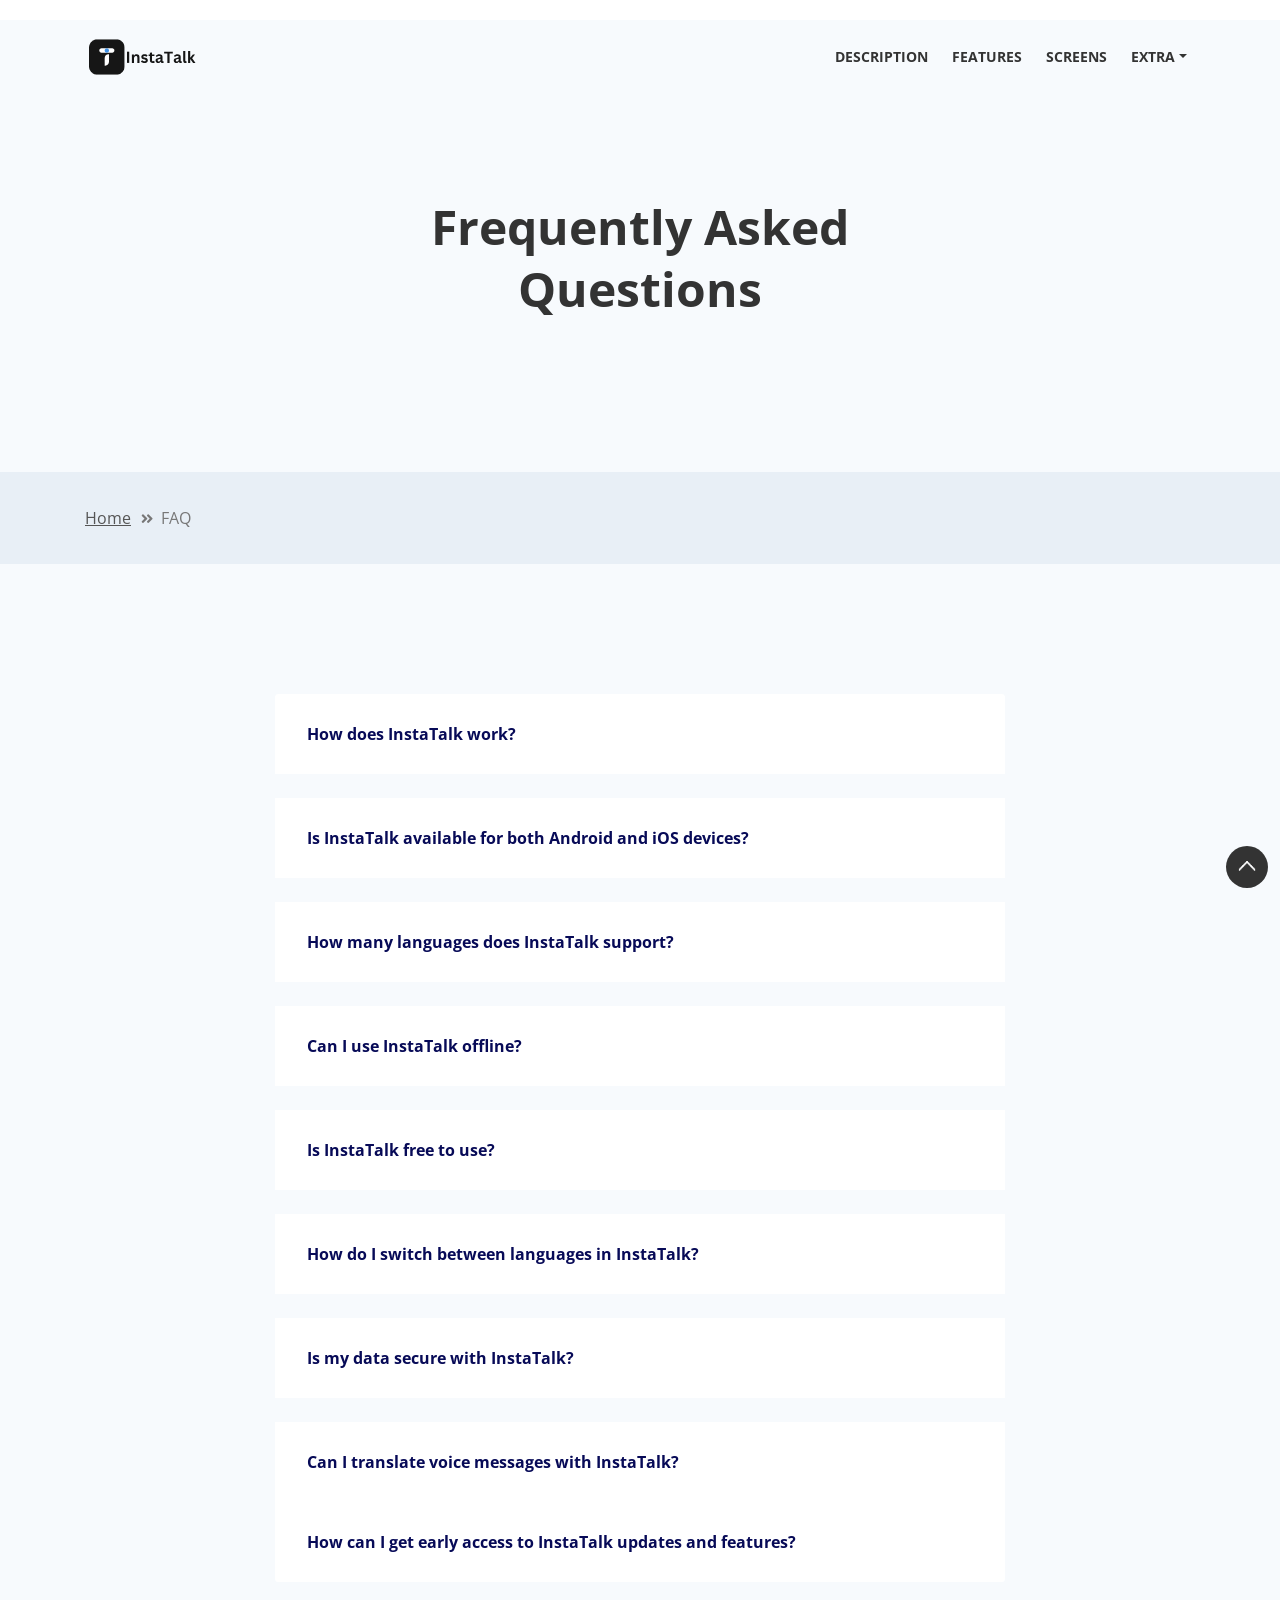
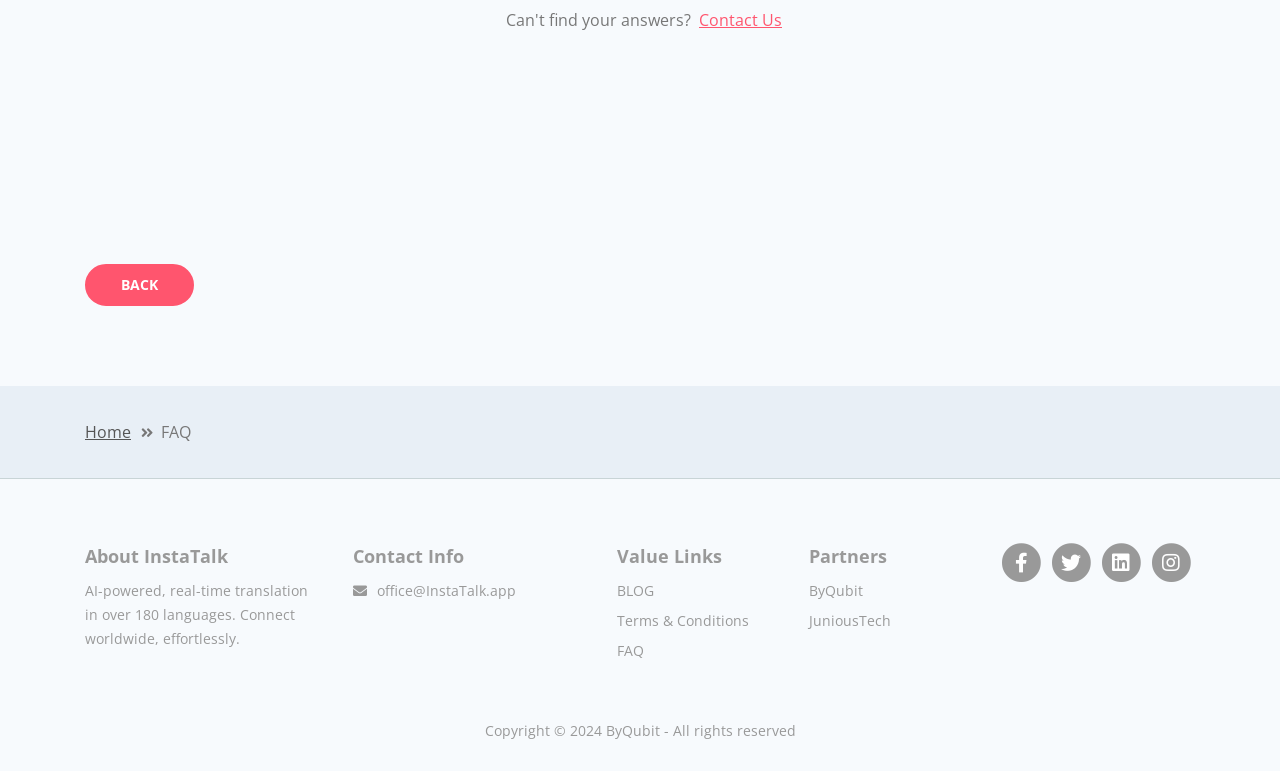
<file: faq.html>
<!DOCTYPE html>
<html lang="en">

<head>
    <meta charset="utf-8">
    <meta name="viewport" content="width=device-width, initial-scale=1, shrink-to-fit=no">

    <!-- SEO Meta Tags -->
    <meta name="description"
        content="InstaTalk is a landing page HTML template built with Bootstrap 4 for presenting mobile apps to the online audience and for getting visitors to become users.">
    <meta name="author" content="Inovatik">

    <!-- OG Meta Tags to improve the way the post looks when you share the page on LinkedIn, Facebook, Google+ -->
    <meta property="og:site_name" content="" /> <!-- website name -->
    <meta property="og:site" content="" /> <!-- website link -->
    <meta property="og:title" content="" /> <!-- title shown in the actual shared post -->
    <meta property="og:description" content="" /> <!-- description shown in the actual shared post -->
    <meta property="og:image" content="" /> <!-- image link, make sure it's jpg -->
    <meta property="og:url" content="" /> <!-- where do you want your post to link to -->
    <meta property="og:type" content="article" />

    <!-- Webpage Title -->
    <title>Frequently Asked Questions - InstaTalk</title>

    <!-- Styles -->
    <link href="https://fonts.googleapis.com/css?family=Open+Sans:400,400i,700&display=swap&subset=latin-ext"
        rel="stylesheet">
    <link href="css/bootstrap.css" rel="stylesheet">
    <link href="css/fontawesome-all.css" rel="stylesheet">
    <link href="css/swiper.css" rel="stylesheet">
    <link href="css/magnific-popup.css" rel="stylesheet">
    <link href="css/styles.css" rel="stylesheet">

    <!-- Favicon  -->
    <link rel="icon" href="images/favicon.png">
</head>

<body data-spy="scroll" data-target=".fixed-top">

    <!-- Preloader -->
    <div class="spinner-wrapper">
        <div class="spinner">
            <div class="bounce1"></div>
            <div class="bounce2"></div>
            <div class="bounce3"></div>
        </div>
    </div>
    <!-- end of preloader -->


    <!-- Navigation -->
    <nav class="navbar navbar-expand-lg navbar-dark navbar-custom fixed-top">
        <div class="container">
            <!-- Text Logo - Use this if you don't have a graphic logo -->
            <!-- <a class="navbar-brand logo-text page-scroll" href="index.html">InstaTalk</a> -->

            <!-- Image Logo -->
            <a class="navbar-brand logo-image" href="index.html"><img src="images/logo.svg" alt="alternative"></a>

            <!-- Mobile Menu Toggle Button -->
            <button class="navbar-toggler" type="button" data-toggle="collapse" data-target="#navbarsExampleDefault"
                aria-controls="navbarsExampleDefault" aria-expanded="false" aria-label="Toggle navigation">
                <span class="navbar-toggler-awesome fas fa-bars"></span>
                <span class="navbar-toggler-awesome fas fa-times"></span>
            </button>
            <!-- end of mobile menu toggle button -->

            <div class="collapse navbar-collapse" id="navbarsExampleDefault">
                <ul class="navbar-nav ml-auto">
                    <li class="nav-item">
                        <a class="nav-link page-scroll" href="index.html#description">DESCRIPTION <span
                                class="sr-only">(current)</span></a>
                    </li>
                    <li class="nav-item">
                        <a class="nav-link page-scroll" href="index.html#features">FEATURES</a>
                    </li>
                    <li class="nav-item">
                        <a class="nav-link page-scroll" href="index.html#screens">SCREENS</a>
                    </li>

                    <!-- Dropdown Menu -->
                    <li class="nav-item dropdown">
                        <a class="nav-link dropdown-toggle page-scroll" id="navbarDropdown" role="button"
                            aria-haspopup="true" aria-expanded="false">EXTRA</a>
                        <div class="dropdown-menu" aria-labelledby="navbarDropdown">
                            <a class="dropdown-item" href="article-details.html"><span class="item-text">BLOG</span></a>
                            <div class="dropdown-divider"></div>
                            <a class="dropdown-item" href="terms-conditions.html"><span class="item-text">TERMS
                                    CONDITIONS</span></a>
                            <div class="dropdown-divider"></div>
                            <!-- <a class="dropdown-item" href="privacy-policy.html"><span class="item-text">PRIVACY
                                    POLICY</span></a>
                            <div class="dropdown-divider"></div> -->
                            <a class="dropdown-item" href="faq.html"><span class="item-text">FAQ
                                </span></a>
                        </div>
                    </li>
                    <!-- end of dropdown menu -->

                </ul>
                <!-- <span class="nav-item">
                    <a class="btn-outline-sm page-scroll" href="#download">DOWNLOAD</a>
                </span> -->
            </div>
        </div> <!-- end of container -->
    </nav> <!-- end of navbar -->
    <!-- end of navigation -->


    <!-- Header -->
    <header id="header" class="ex-header">
        <div class="container">
            <div class="row">
                <div class="col-md-12">
                    <h1>Frequently Asked Questions</h1>
                </div> <!-- end of col -->
            </div> <!-- end of row -->
        </div> <!-- end of container -->
    </header> <!-- end of ex-header -->
    <!-- end of header -->


    <!-- Breadcrumbs -->
    <div class="ex-basic-1">
        <div class="container">
            <div class="row">
                <div class="col-lg-12">
                    <div class="breadcrumbs">
                        <a href="index.html">Home</a><i class="fa fa-angle-double-right"></i><span>FAQ</span>
                    </div> <!-- end of breadcrumbs -->
                </div> <!-- end of col -->
            </div> <!-- end of row -->
        </div> <!-- end of container -->
    </div> <!-- end of ex-basic-1 -->
    <!-- end of breadcrumbs -->
    <div class="faq_area section_padding_130" id="faq">
        <div class="container">
            <div class="row justify-content-center">
                <!-- FAQ Area-->
                <div class="col-12 col-sm-10 col-lg-8">
                    <div class="accordion faq-accordian" id="faqAccordion">

                        <div class="card border-0 wow fadeInUp" data-wow-delay="0.2s"
                            style="visibility: visible; animation-delay: 0.2s; animation-name: fadeInUp;">
                            <div class="card-header" id="headingOne">
                                <h6 class="mb-0 collapsed" data-toggle="collapse" data-target="#collapseOne"
                                    aria-expanded="true" aria-controls="collapseOne">How does InstaTalk work?<span
                                        class="lni-chevron-up"></span></h6>
                            </div>
                            <div class="collapse" id="collapseOne" aria-labelledby="headingOne"
                                data-parent="#faqAccordion">
                                <div class="card-body">
                                    <p>InstaTalk uses advanced AI technology to provide real-time translation for text
                                        and voice communication.</p>
                                </div>
                            </div>
                        </div>

                        <div class="card border-0 wow fadeInUp" data-wow-delay="0.3s"
                            style="visibility: visible; animation-delay: 0.3s; animation-name: fadeInUp;">
                            <div class="card-header" id="headingTwo">
                                <h6 class="mb-0 collapsed" data-toggle="collapse" data-target="#collapseTwo"
                                    aria-expanded="true" aria-controls="collapseTwo">Is InstaTalk available for both
                                    Android and iOS devices?<span class="lni-chevron-up"></span></h6>
                            </div>
                            <div class="collapse" id="collapseTwo" aria-labelledby="headingTwo"
                                data-parent="#faqAccordion">
                                <div class="card-body">
                                    <p>Yes, InstaTalk is compatible with both Android and iOS platforms.</p>

                                </div>
                            </div>
                        </div>

                        <div class="card border-0 wow fadeInUp" data-wow-delay="0.4s"
                            style="visibility: visible; animation-delay: 0.4s; animation-name: fadeInUp;">
                            <div class="card-header" id="headingThree">
                                <h6 class="mb-0 collapsed" data-toggle="collapse" data-target="#collapseThree"
                                    aria-expanded="true" aria-controls="collapseThree">How many languages does InstaTalk
                                    support?<span class="lni-chevron-up"></span></h6>
                            </div>
                            <div class="collapse" id="collapseThree" aria-labelledby="headingThree"
                                data-parent="#faqAccordion">
                                <div class="card-body">
                                    <p>InstaTalk supports translation in over 180 languages, ensuring comprehensive language coverage.</p>
                                </div>
                            </div>
                        </div>

                        <div class="card border-0 wow fadeInUp" data-wow-delay="0.5s"
                            style="visibility: visible; animation-delay: 0.5s; animation-name: fadeInUp;">
                            <div class="card-header" id="headingFour">
                                <h6 class="mb-0 collapsed" data-toggle="collapse" data-target="#collapseFour"
                                    aria-expanded="true" aria-controls="collapseFour">Can I use InstaTalk offline?<span class="lni-chevron-up"></span></h6>
                            </div>
                            <div class="collapse" id="collapseFour" aria-labelledby="headingFour"
                                data-parent="#faqAccordion">
                                <div class="card-body">
                                    <p>Unfortunately, InstaTalk requires an internet connection for real-time translation.</p>
                                </div>
                            </div>
                        </div>
                        <div class="card border-0 wow fadeInUp" data-wow-delay="0.4s"
                            style="visibility: visible; animation-delay: 0.4s; animation-name: fadeInUp;">
                            <div class="card-header" id="headingFive">
                                <h6 class="mb-0 collapsed" data-toggle="collapse" data-target="#collapseFive"
                                    aria-expanded="true" aria-controls="collapseFive">Is InstaTalk free to use?<span class="lni-chevron-up"></span></h6>
                            </div>
                            <div class="collapse" id="collapseFive" aria-labelledby="headingFive"
                                data-parent="#faqAccordion">
                                <div class="card-body">
                                    <p>InstaTalk offers both free and premium versions with additional features. The free version includes basic translation capabilities.</p>


                                </div>
                            </div>
                        </div>
                        <div class="card border-0 wow fadeInUp" data-wow-delay="0.4s"
                            style="visibility: visible; animation-delay: 0.4s; animation-name: fadeInUp;">
                            <div class="card-header" id="headingSix">
                                <h6 class="mb-0 collapsed" data-toggle="collapse" data-target="#collapseSix"
                                    aria-expanded="true" aria-controls="collapseSix">How do I switch between languages in InstaTalk?<span class="lni-chevron-up"></span></h6>
                            </div>
                            <div class="collapse" id="collapseSix" aria-labelledby="headingSix"
                                data-parent="#faqAccordion">
                                <div class="card-body">
                                    <p>InstaTalk can automatically detect the language being used, but you can also manually select languages if needed.</p>
                                </div>
                            </div>
                        </div>
                        <div class="card border-0 wow fadeInUp" data-wow-delay="0.4s"
                            style="visibility: visible; animation-delay: 0.4s; animation-name: fadeInUp;">
                            <div class="card-header" id="headingSeven">
                                <h6 class="mb-0 collapsed" data-toggle="collapse" data-target="#collapseSeven"
                                    aria-expanded="true" aria-controls="collapseSeven">Is my data secure with InstaTalk?<span class="lni-chevron-up"></span></h6>
                            </div>
                            <div class="collapse" id="collapseSeven" aria-labelledby="headingSeven"
                                data-parent="#faqAccordion">
                                <div class="card-body">
                                    <p>InstaTalk takes user privacy seriously and employs robust security measures to protect your data.</p>
                                </div>
                            </div>
                        </div>
                        <div class="card border-0 wow fadeInUp" data-wow-delay="0.4s"
                        style="visibility: visible; animation-delay: 0.4s; animation-name: fadeInUp;">
                        <div class="card-header" id="headingEigth">
                            <h6 class="mb-0 collapsed" data-toggle="collapse" data-target="#collapseEigth"
                                aria-expanded="true" aria-controls="collapseEigth">Can I translate voice messages with InstaTalk?<span class="lni-chevron-up"></span></h6>
                        </div>
                        <div class="collapse" id="collapseEigth" aria-labelledby="headingEigth"
                            data-parent="#faqAccordion">
                            <div class="card-body">
                                <p>Yes, InstaTalk allows you to translate voice recordings, making it easy to understand spoken content in different languages.</p>
                            </div>
                        </div>

                        <div class="card border-0 wow fadeInUp" data-wow-delay="0.4s"
                            style="visibility: visible; animation-delay: 0.4s; animation-name: fadeInUp;">
                            <div class="card-header" id="headingNine">
                                <h6 class="mb-0 collapsed" data-toggle="collapse" data-target="#collapseNine"
                                    aria-expanded="true" aria-controls="collapseNine">How can I get early access to InstaTalk updates and features?<span class="lni-chevron-up"></span></h6>
                            </div>
                            <div class="collapse" id="collapseNine" aria-labelledby="headingNine"
                                data-parent="#faqAccordion">
                                <div class="card-body">
                                    <p>You can subscribe with your email to receive notifications about app launches and updates.</p>
                                </div>
                            </div>
                        </div>
                    </div>
                    </div>
                    <!-- Support Button-->
                    <div class="support-button text-center d-flex align-items-center justify-content-center mt-4 wow fadeInUp"
                        data-wow-delay="0.5s"
                        style="visibility: visible; animation-delay: 0.5s; animation-name: fadeInUp;">
                        <i class="lni-emoji-sad"></i>
                        <p class="mb-0 px-2">Can't find your answers?</p>
                        <a href="mailto:office@instatalk.app"> Contact us</a>
                    </div>
                </div>
            </div>
        </div>
    </div>

    <!-- Privacy Content -->
    <div class="ex-basic-2">
        <div class="container">
            <div class="row">
                <div class="col-lg-12">


                    <!-- Privacy Form -->
                    <!-- <div class="form-container">
                                <form id="privacyForm" data-toggle="validator" data-focus="false">
                                    <div class="form-group">
                                        <input type="text" class="form-control-input" id="pname" required>
                                        <label class="label-control" for="pname">Name</label>
                                        <div class="help-block with-errors"></div>
                                    </div>
                                    <div class="form-group">
                                        <input type="email" class="form-control-input" id="pemail" required>
                                        <label class="label-control" for="pemail">Email</label>
                                        <div class="help-block with-errors"></div>
                                    </div>
                                    <div class="form-group">
                                        <select class="form-control-select" id="pselect" required>
                                            <option class="select-option" value="" disabled selected>Select Option</option>
                                            <option class="select-option" value="Delete data">Delete my data</option>
                                            <option class="select-option" value="Show me data">Show me my data</option>
                                        </select>
                                        <div class="help-block with-errors"></div>
                                    </div>
                                    <div class="form-group checkbox p-small">
                                        <input type="checkbox" id="pterms" value="Agreed-to-Terms" required>I have read and agree to InstaTalk's <a href="privacy-policy.html">Frequently Asked Questions</a> and <a href="terms-conditions.html">Terms Conditions</a>
                                        <div class="help-block with-errors"></div>
                                    </div>
                                    <div class="form-group">
                                        <button type="submit" class="form-control-submit-button">SUBMIT</button>
                                    </div>
                                    <div class="form-message">
                                        <div id="pmsgSubmit" class="h3 text-center hidden"></div>
                                    </div>
                                </form>
                            </div> end of form container -->
                    <!-- end of privacy form -->

                </div> <!-- end of col-->
            </div> <!-- end of row -->
            <a class="btn-solid-reg" href="index.html">BACK</a>
        </div> <!-- end of col-->
    </div> <!-- end of row -->
    </div> <!-- end of container -->
    </div> <!-- end of ex-basic-2 -->
    <!-- end of privacy content -->


    <!-- Breadcrumbs -->
    <div class="ex-basic-1">
        <div class="container">
            <div class="row">
                <div class="col-lg-12">
                    <div class="breadcrumbs">
                        <a href="index.html">Home</a><i class="fa fa-angle-double-right"></i><span>FAQ</span>
                    </div> <!-- end of breadcrumbs -->
                </div> <!-- end of col -->
            </div> <!-- end of row -->
        </div> <!-- end of container -->
    </div> <!-- end of ex-basic-1 -->
    <!-- end of breadcrumbs -->


    <!-- Footer -->
    <div class="footer">
        <div class="container">
            <div class="row">
                <div class="col-lg-12">
                    <div class="footer-col first">
                        <h5>About InstaTalk</h5>
                        <p class="p-small">AI-powered, real-time translation in over 180 languages. Connect worldwide,
                            effortlessly.</p>
                    </div> <!-- end of footer-col -->
                    <div class="footer-col second">
                        <h5>Contact Info</h5>
                        <ul class="list-unstyled li-space-lg p-small">
                            <li class="media">
                                <i class="fas fa-envelope"></i>
                                <div class="media-body"><a href="#your-link">office@InstaTalk.app</a></div>
                            </li>
                        </ul>
                    </div> <!-- end of footer-col -->
                    <div class="footer-col third">
                        <h5>Value Links</h5>
                        <ul class="list-unstyled li-space-lg p-small">
                            <li><a href="article-details.html">BLOG</a></li>
                            <li><a href="terms-conditions.html">Terms & Conditions</a></li>
                            <!-- <li><a href="privacy-policy.html">Privacy Policy</a></li> -->
                            <li><a href="faq.html">FAQ</a></li>
                        </ul>
                    </div> <!-- end of footer-col -->
                    <div class="footer-col fourth">
                        <h5>Partners</h5>
                        <ul class="list-unstyled li-space-lg p-small">
                            <!-- <li><a target="_blank" href="#your-link">SwanRose</a></li> -->
                            <li><a target="_blank" href="https://byqubit.com/">ByQubit</a></li>
                            <li><a target="_blank" href="https://juniustech.com/">JuniousTech</a></li>
                        </ul>
                    </div> <!-- end of footer-col -->
                    <div class="footer-col fifth">
                        <span class="fa-stack">
                            <a target="_blank" href="#your-link">
                                <i class="fas fa-circle fa-stack-2x"></i>
                                <i class="fab fa-facebook-f fa-stack-1x"></i>
                            </a>
                        </span>
                        <span class="fa-stack">
                            <a target="_blank" href="#your-link">
                                <i class="fas fa-circle fa-stack-2x"></i>
                                <i class="fab fa-twitter fa-stack-1x"></i>
                            </a>
                        </span>
                        <span class="fa-stack">
                            <a target="_blank" href="https://www.linkedin.com/company/byqubitllc/">
                                <i class="fas fa-circle fa-stack-2x"></i>
                                <i class="fab fa-linkedin fa-stack-1x"></i>
                            </a>
                        </span>
                        <span class="fa-stack">
                            <a target="_blank" href="#your-link">
                                <i class="fas fa-circle fa-stack-2x"></i>
                                <i class="fab fa-instagram fa-stack-1x"></i>
                            </a>
                        </span>
                    </div> <!-- end of footer-col -->
                </div> <!-- end of col -->
            </div> <!-- end of row -->
        </div> <!-- end of container -->
    </div> <!-- end of footer -->
    <!-- end of footer -->


    <!-- Copyright -->
    <div class="copyright">
        <div class="container">
            <div class="row">
                <div class="col-lg-12">
                    <p class="p-small">Copyright © 2024 <a target="_blank" href="https://byqubit.com/">ByQubit</a> - All
                        rights reserved</p>
                </div> <!-- end of col -->
            </div> <!-- enf of row -->
        </div> <!-- end of container -->
    </div> <!-- end of copyright -->



    <!-- Scripts -->
    <script src="js/jquery.min.js"></script> <!-- jQuery for Bootstrap's JavaScript plugins -->
    <script src="js/popper.min.js"></script> <!-- Popper tooltip library for Bootstrap -->
    <script src="js/bootstrap.min.js"></script> <!-- Bootstrap framework -->
    <script src="js/jquery.easing.min.js"></script> <!-- jQuery Easing for smooth scrolling between anchors -->
    <script src="js/swiper.min.js"></script> <!-- Swiper for image and text sliders -->
    <script src="js/jquery.magnific-popup.js"></script> <!-- Magnific Popup for lightboxes -->
    <script src="js/validator.min.js"></script> <!-- Validator.js - Bootstrap plugin that validates forms -->
    <script src="js/scripts.js"></script> <!-- Custom scripts -->
</body>

</html>
</file>
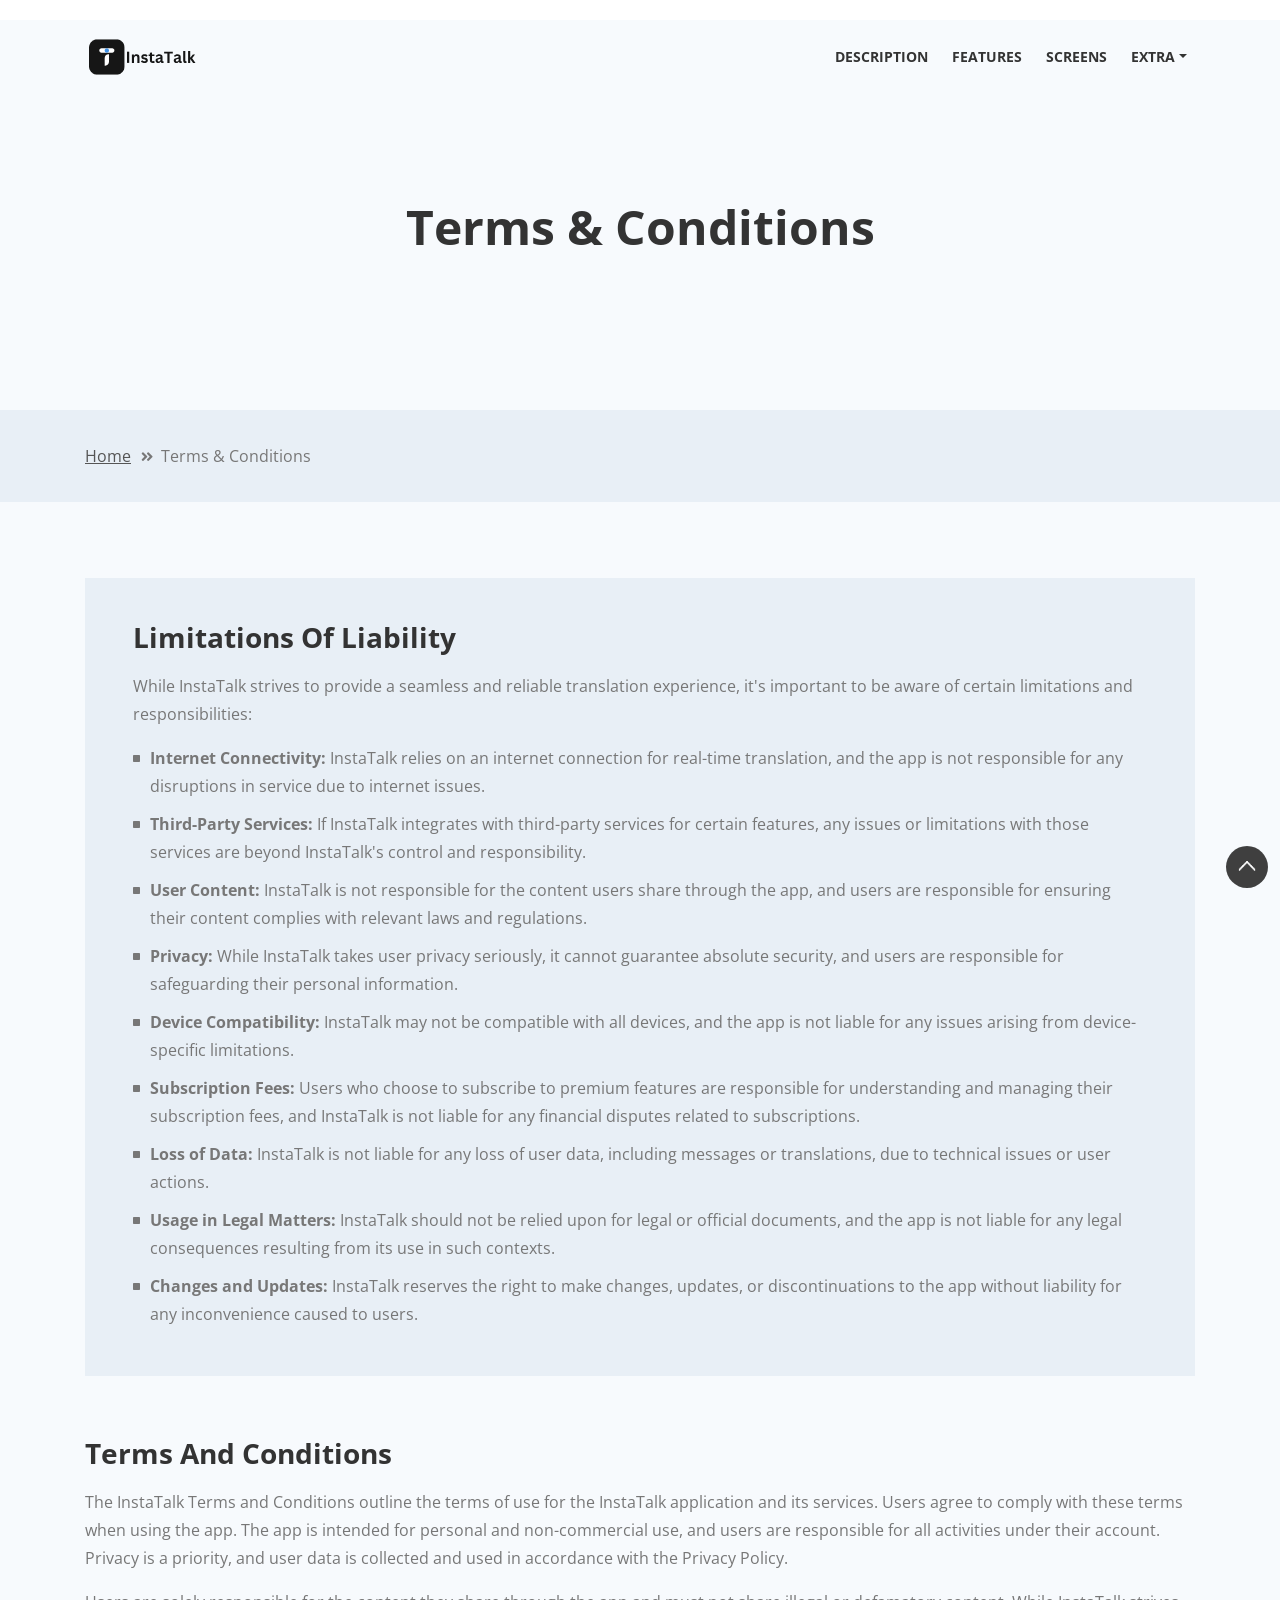
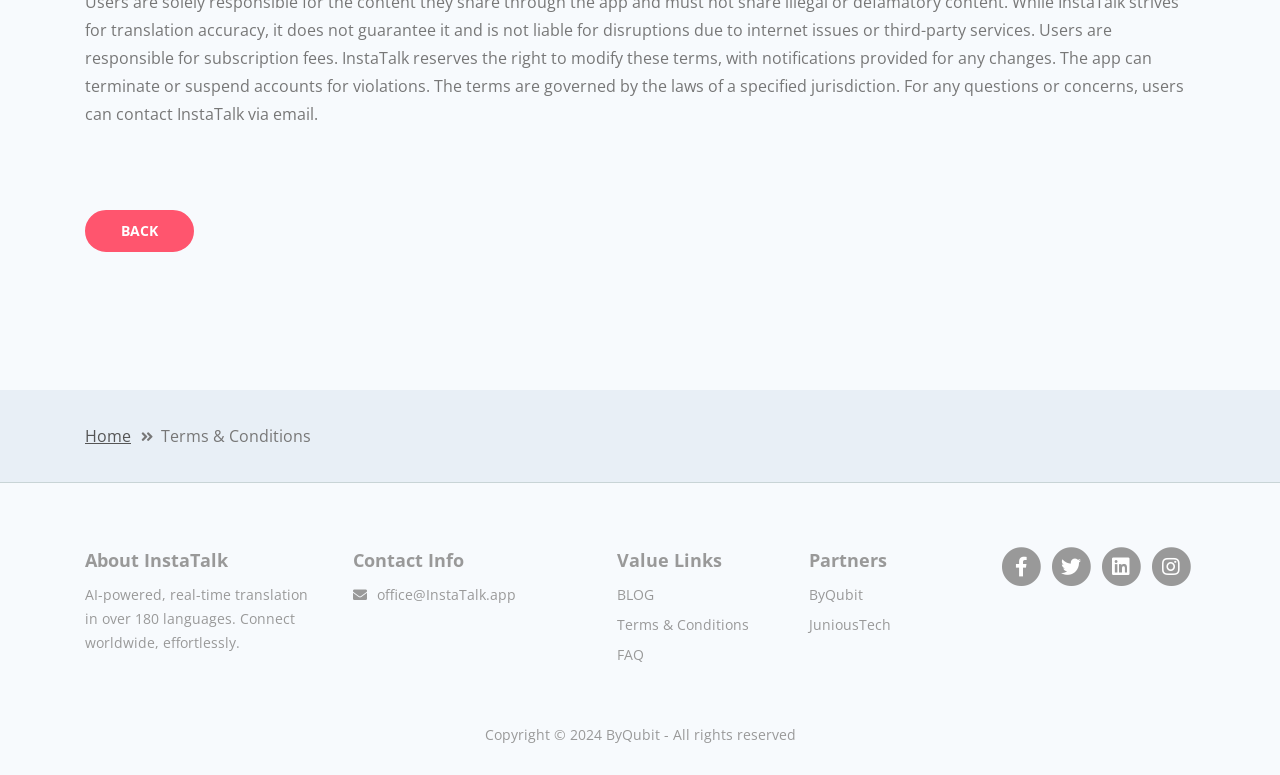
<file: terms-conditions.html>
<!DOCTYPE html>
<html lang="en">

<head>
    <meta charset="utf-8">
    <meta name="viewport" content="width=device-width, initial-scale=1, shrink-to-fit=no">

    <!-- SEO Meta Tags -->
    <meta name="description"
        content="InstaTalk is a landing page HTML template built with Bootstrap 4 for presenting mobile apps to the online audience and for getting visitors to become users.">
    <meta name="author" content="Inovatik">

    <!-- OG Meta Tags to improve the way the post looks when you share the page on LinkedIn, Facebook, Google+ -->
    <meta property="og:site_name" content="" /> <!-- website name -->
    <meta property="og:site" content="" /> <!-- website link -->
    <meta property="og:title" content="" /> <!-- title shown in the actual shared post -->
    <meta property="og:description" content="" /> <!-- description shown in the actual shared post -->
    <meta property="og:image" content="" /> <!-- image link, make sure it's jpg -->
    <meta property="og:url" content="" /> <!-- where do you want your post to link to -->
    <meta property="og:type" content="article" />

    <!-- Webpage Title -->
    <title>Terms Conditions - InstaTalk</title>

    <!-- Styles -->
    <link href="https://fonts.googleapis.com/css?family=Open+Sans:400,400i,700&display=swap&subset=latin-ext"
        rel="stylesheet">
    <link href="css/bootstrap.css" rel="stylesheet">
    <link href="css/fontawesome-all.css" rel="stylesheet">
    <link href="css/swiper.css" rel="stylesheet">
    <link href="css/magnific-popup.css" rel="stylesheet">
    <link href="css/styles.css" rel="stylesheet">

    <!-- Favicon  -->
    <link rel="icon" href="images/favicon.png">
</head>

<body data-spy="scroll" data-target=".fixed-top">

    <!-- Preloader -->
    <div class="spinner-wrapper">
        <div class="spinner">
            <div class="bounce1"></div>
            <div class="bounce2"></div>
            <div class="bounce3"></div>
        </div>
    </div>
    <!-- end of preloader -->


    <!-- Navigation -->
    <nav class="navbar navbar-expand-lg navbar-dark navbar-custom fixed-top">
        <div class="container">
            <!-- Text Logo - Use this if you don't have a graphic logo -->
            <!-- <a class="navbar-brand logo-text page-scroll" href="index.html">InstaTalk</a> -->

            <!-- Image Logo -->
            <a class="navbar-brand logo-image" href="index.html"><img src="images/logo.svg" alt="alternative"></a>

            <!-- Mobile Menu Toggle Button -->
            <button class="navbar-toggler" type="button" data-toggle="collapse" data-target="#navbarsExampleDefault"
                aria-controls="navbarsExampleDefault" aria-expanded="false" aria-label="Toggle navigation">
                <span class="navbar-toggler-awesome fas fa-bars"></span>
                <span class="navbar-toggler-awesome fas fa-times"></span>
            </button>
            <!-- end of mobile menu toggle button -->

            <div class="collapse navbar-collapse" id="navbarsExampleDefault">
                <ul class="navbar-nav ml-auto">
                    <li class="nav-item">
                        <a class="nav-link page-scroll" href="index.html#description">DESCRIPTION <span
                                class="sr-only">(current)</span></a>
                    </li>
                    <li class="nav-item">
                        <a class="nav-link page-scroll" href="index.html#features">FEATURES</a>
                    </li>
                    <li class="nav-item">
                        <a class="nav-link page-scroll" href="index.html#screens">SCREENS</a>
                    </li>

                    <!-- Dropdown Menu -->
                    <li class="nav-item dropdown">
                        <a class="nav-link dropdown-toggle page-scroll" id="navbarDropdown" role="button"
                            aria-haspopup="true" aria-expanded="false">EXTRA</a>
                        <div class="dropdown-menu" aria-labelledby="navbarDropdown">
                            <a class="dropdown-item" href="article-details.html"><span class="item-text">BLOG</span></a>
                            <div class="dropdown-divider"></div>
                            <a class="dropdown-item" href="terms-conditions.html"><span class="item-text">TERMS
                                    CONDITIONS</span></a>
                            <div class="dropdown-divider"></div>
                            <!-- <a class="dropdown-item" href="privacy-policy.html"><span class="item-text">PRIVACY
                                    POLICY</span></a>
                            <div class="dropdown-divider"></div> -->
                            <a class="dropdown-item" href="faq.html"><span class="item-text">FAQ
                                </span></a>
                        </div>
                    </li>
                    <!-- end of dropdown menu -->

                </ul>
                <!-- <span class="nav-item">
                    <a class="btn-outline-sm page-scroll" href="#download">DOWNLOAD</a>
                </span> -->
            </div>
        </div> <!-- end of container -->
    </nav> <!-- end of navbar -->
    <!-- end of navigation -->


    <!-- Header -->
    <header id="header" class="ex-header">
        <div class="container">
            <div class="row">
                <div class="col-lg-12">
                    <h1>Terms & Conditions</h1>
                </div> <!-- end of col -->
            </div> <!-- end of row -->
        </div> <!-- end of container -->
    </header> <!-- end of ex-header -->
    <!-- end of header -->


    <!-- Breadcrumbs -->
    <div class="ex-basic-1">
        <div class="container">
            <div class="row">
                <div class="col-lg-12">
                    <div class="breadcrumbs">
                        <a href="index.html">Home</a><i class="fa fa-angle-double-right"></i><span>Terms &
                            Conditions</span>
                    </div> <!-- end of breadcrumbs -->
                </div> <!-- end of col -->
            </div> <!-- end of row -->
        </div> <!-- end of container -->
    </div> <!-- end of ex-basic-1 -->
    <!-- end of breadcrumbs -->


    <!-- Terms Content -->
    <div class="ex-basic-2">
        <div class="container">
            <div class="row">
                <div class="col-lg-12">
                    <div class="text-container dark">
                        <h3>Limitations Of Liability</h3>
                        <p>While InstaTalk strives to provide a seamless and reliable translation experience, it's
                            important to be aware of certain limitations and responsibilities:</p>
                        <ul class="list-unstyled li-space-lg">
                            <li class="media">
                                <i class="fas fa-square"></i>
                                <div class="media-body"><strong>Internet Connectivity:</strong> InstaTalk relies on an
                                    internet connection for real-time translation, and the app is not responsible for
                                    any disruptions in service due to internet issues.</div>
                            </li>
                            <li class="media">
                                <i class="fas fa-square"></i>
                                <div class="media-body"><strong>Third-Party Services:</strong> If InstaTalk integrates
                                    with third-party services for certain features, any issues or limitations with those
                                    services are beyond InstaTalk's control and responsibility.</div>
                            </li>
                            <li class="media">
                                <i class="fas fa-square"></i>
                                <div class="media-body"><strong>User Content:</strong> InstaTalk is not responsible for
                                    the content users share through the app, and users are responsible for ensuring
                                    their content complies with relevant laws and regulations.</div>
                            </li>
                            <li class="media">
                                <i class="fas fa-square"></i>
                                <div class="media-body"><strong>Privacy:</strong> While InstaTalk takes user privacy
                                    seriously, it cannot guarantee absolute security, and users are responsible for
                                    safeguarding their personal information.</div>
                            </li>
                            <li class="media">
                                <i class="fas fa-square"></i>
                                <div class="media-body"><strong>Device Compatibility:</strong> InstaTalk may not be
                                    compatible with all devices, and the app is not liable for any issues arising from
                                    device-specific limitations.</div>
                            </li>
                            <li class="media">
                                <i class="fas fa-square"></i>
                                <div class="media-body"><strong>Subscription Fees:</strong> Users who choose to
                                    subscribe to premium features are responsible for understanding and managing their
                                    subscription fees, and InstaTalk is not liable for any financial disputes related to
                                    subscriptions.</div>
                            </li>
                            <li class="media">
                                <i class="fas fa-square"></i>
                                <div class="media-body"><strong>Loss of Data:</strong> InstaTalk is not liable for any
                                    loss of user data, including messages or translations, due to technical issues or
                                    user actions.</div>
                            </li>
                            <li class="media">
                                <i class="fas fa-square"></i>
                                <div class="media-body"><strong>Usage in Legal Matters:</strong> InstaTalk should not be
                                    relied upon for legal or official documents, and the app is not liable for any legal
                                    consequences resulting from its use in such contexts.</div>
                            </li>
                            <li class="media">
                                <i class="fas fa-square"></i>
                                <div class="media-body"><strong>Changes and Updates:</strong> InstaTalk reserves the
                                    right to make changes, updates, or discontinuations to the app without liability for
                                    any inconvenience caused to users.</div>
                            </li>

                        </ul>
                    </div> <!-- end of text-container -->

                    <div class="text-container">
                        <h3>Terms And Conditions</h3>
                        <p>The InstaTalk Terms and Conditions outline the terms of use for the InstaTalk application and
                            its services. Users agree to comply with these terms when using the app. The app is intended
                            for personal and non-commercial use, and users are responsible for all activities under
                            their account. Privacy is a priority, and user data is collected and used in accordance with
                            the Privacy Policy.</p>

                        <p class="text-container">Users are solely responsible for the content they share through the
                            app and must not share
                            illegal or defamatory content. While InstaTalk strives for translation accuracy, it does not
                            guarantee it and is not liable for disruptions due to internet issues or third-party
                            services. Users are responsible for subscription fees.
                            InstaTalk reserves the right to modify these terms, with notifications provided for any
                            changes. The app can terminate or suspend accounts for violations. The terms are governed by
                            the laws of a specified jurisdiction. For any questions or concerns, users can contact
                            InstaTalk via email.</p>
                        <a class="btn-solid-reg" href="index.html">BACK</a>
                    </div> <!-- end of text-container -->
                    <div class="text-container last">

                    </div> <!-- end of text-container -->
                </div>
            </div> <!-- end of row -->
        </div> <!-- end of container -->
    </div> <!-- end of ex-basic -->
    <!-- end of terms content -->


    <!-- Breadcrumbs -->
    <div class="ex-basic-1">
        <div class="container">
            <div class="row">
                <div class="col-lg-12">
                    <div class="breadcrumbs">
                        <a href="index.html">Home</a><i class="fa fa-angle-double-right"></i><span>Terms &
                            Conditions</span>
                    </div> <!-- end of breadcrumbs -->
                </div> <!-- end of col -->
            </div> <!-- end of row -->
        </div> <!-- end of container -->
    </div> <!-- end of ex-basic-1 -->
    <!-- end of breadcrumbs -->


    <!-- Footer -->
    <div class="footer">
        <div class="container">
            <div class="row">
                <div class="col-lg-12">
                    <div class="footer-col first">
                        <h5>About InstaTalk</h5>
                        <p class="p-small">AI-powered, real-time translation in over 180 languages. Connect worldwide,
                            effortlessly.</p>
                    </div> <!-- end of footer-col -->
                    <div class="footer-col second">
                        <h5>Contact Info</h5>
                        <ul class="list-unstyled li-space-lg p-small">
                            <li class="media">
                                <i class="fas fa-envelope"></i>
                                <div class="media-body"><a href="mailto:office@instatalk.app">office@InstaTalk.app</a></div>
                            </li>
                        </ul>
                    </div> <!-- end of footer-col -->
                    <div class="footer-col third">
                        <h5>Value Links</h5>
                        <ul class="list-unstyled li-space-lg p-small">
                            <li><a href="article-details.html">BLOG</a></li>
                            <li><a href="terms-conditions.html">Terms & Conditions</a></li>
                            <!-- <li><a href="privacy-policy.html">Privacy Policy</a></li> -->
                            <li><a href="faq.html">FAQ</a></li>
                        </ul>
                    </div> <!-- end of footer-col -->
                    <div class="footer-col fourth">
                        <h5>Partners</h5>
                        <ul class="list-unstyled li-space-lg p-small">
                            <!-- <li><a target="_blank" href="#your-link">SwanRose</a></li> -->
                            <li><a target="_blank" href="https://byqubit.com/">ByQubit</a></li>
                            <li><a target="_blank" href="https://juniustech.com/">JuniousTech</a></li>
                        </ul>
                    </div> <!-- end of footer-col -->
                    <div class="footer-col fifth">
                        <span class="fa-stack">
                            <a target="_blank" href="#your-link">
                                <i class="fas fa-circle fa-stack-2x"></i>
                                <i class="fab fa-facebook-f fa-stack-1x"></i>
                            </a>
                        </span>
                        <span class="fa-stack">
                            <a target="_blank" href="#your-link">
                                <i class="fas fa-circle fa-stack-2x"></i>
                                <i class="fab fa-twitter fa-stack-1x"></i>
                            </a>
                        </span>
                        <span class="fa-stack">
                            <a target="_blank" href="https://www.linkedin.com/company/byqubitllc/">
                                <i class="fas fa-circle fa-stack-2x"></i>
                                <i class="fab fa-linkedin fa-stack-1x"></i>
                            </a>
                        </span>
                        <span class="fa-stack">
                            <a target="_blank" href="#your-link">
                                <i class="fas fa-circle fa-stack-2x"></i>
                                <i class="fab fa-instagram fa-stack-1x"></i>
                            </a>
                        </span>
                    </div> <!-- end of footer-col -->
                </div> <!-- end of col -->
            </div> <!-- end of row -->
        </div> <!-- end of container -->
    </div> <!-- end of footer -->
    <!-- end of footer -->


    <!-- Copyright -->
    <div class="copyright">
        <div class="container">
            <div class="row">
                <div class="col-lg-12">
                    <p class="p-small">Copyright © 2024 <a target="_blank" href="https://byqubit.com/">ByQubit</a> - All
                        rights reserved</p>
                </div> <!-- end of col -->
            </div> <!-- enf of row -->
        </div> <!-- end of container -->
    </div> <!-- end of copyright -->


    <!-- Scripts -->
    <script src="js/jquery.min.js"></script> <!-- jQuery for Bootstrap's JavaScript plugins -->
    <script src="js/popper.min.js"></script> <!-- Popper tooltip library for Bootstrap -->
    <script src="js/bootstrap.min.js"></script> <!-- Bootstrap framework -->
    <script src="js/jquery.easing.min.js"></script> <!-- jQuery Easing for smooth scrolling between anchors -->
    <script src="js/swiper.min.js"></script> <!-- Swiper for image and text sliders -->
    <script src="js/jquery.magnific-popup.js"></script> <!-- Magnific Popup for lightboxes -->
    <script src="js/validator.min.js"></script> <!-- Validator.js - Bootstrap plugin that validates forms -->
    <script src="js/scripts.js"></script> <!-- Custom scripts -->
</body>

</html>
</file>
<file: css/styles.css>
/* Template: Sync - Free Mobile App Landing Page HTML Template
   Author: Inovatik
   Created: Dec 2019
   Description: Master CSS file
*/

/*****************************************
Table Of Contents:

01. General Styles
02. Preloader
03. Navigation
04. Header
05. Small Features
06. Description 1
07. Description 1 Details Lightbox
08. Description 2
09. Features
10. Screenshots
11. Testimonials
12. Statistics
13. Download
14. Footer
15. Copyright
16. Back To Top Button
17. Extra Pages
18. Media Queries
******************************************/

/*****************************************
Colors:
- Backgrounds - light gray #f7fafd
- Backgrounds - gray #e8eff6
- Buttons - red #ff556e
- Headings text, navbar links - black #333
- Body text - dark gray #777
******************************************/


/******************************/
/*     01. General Styles     */
/******************************/
body,
html {
	width: 100%;
	height: 100%;
}

body,
p {
	color: #777;
	font: 400 1rem/1.75rem "Open Sans", sans-serif;
}

.p-large {
	font: 400 1.125rem/1.875rem "Open Sans", sans-serif;
}

.p-small {
	font: 400 0.875rem/1.5rem "Open Sans", sans-serif;
}

.p-heading {
	margin-bottom: 4rem;
	text-align: center;
}

h1 {
	color: #333;
	font: 700 2.625rem/3.375rem "Open Sans", sans-serif;
}

h2 {
	color: #333;
	font: 700 2.125rem/2.75rem "Open Sans", sans-serif;
}

h3 {
	color: #333;
	font: 700 1.75rem/2.375rem "Open Sans", sans-serif;
}

h4 {
	color: #333;
	font: 700 1.25rem/1.75rem "Open Sans", sans-serif;
}

h5 {
	color: #333;
	font: 700 1.125rem/1.625rem "Open Sans", sans-serif;
}

h6 {
	color: #333;
	font: 700 1rem/1.5rem "Open Sans", sans-serif;
}

.testimonial-text {
	font-style: italic;
}

.testimonial-author {
	font-weight: 700;
	font-size: 1rem;
	line-height: 1.5rem;
}

.li-space-lg li {
	margin-bottom: 0.625rem;
}

a {
	color: #555;
	text-decoration: underline;
}

a:hover {
	color: #555;
	text-decoration: underline;
}

a.red {
	color: #ff556e;
}

.btn-solid-reg {
	display: inline-block;
	padding: 1.1875rem 2.125rem 1.1875rem 2.125rem;
	border: 0.125rem solid #ff556e;
	border-radius: 2rem;
	background-color: #ff556e;
	color: #fff;
	font: 700 0.875rem/0 "Open Sans", sans-serif;
	text-decoration: none;
	transition: all 0.2s;
}

.btn-solid-reg:hover {
	border: 0.125rem solid #ff556e;
	background-color: transparent;
	color: #ff556e;
	text-decoration: none;
}

.btn-solid-lg {
	display: inline-block;
	padding: 1.5rem 2.375rem 1.5rem 2.375rem;
	border: 0.125rem solid #ff556e;
	border-radius: 2rem;
	background-color: #ff556e;
	color: #fff;
	font: 700 0.875rem/0 "Open Sans", sans-serif;
	text-decoration: none;
	transition: all 0.2s;
}

.btn-solid-lg:hover {
	border: 0.125rem solid #ff556e;
	background-color: transparent;
	color: #ff556e;
	text-decoration: none;
}

.btn-solid-lg .fab {
	margin-right: 0.5rem;
	font-size: 1.25rem;
	line-height: 0;
	vertical-align: top;
}

.btn-solid-lg .fab.fa-google-play {
	font-size: 1rem;
}

.btn-outline-reg {
	display: inline-block;
	padding: 1.1875rem 2.125rem 1.1875rem 2.125rem;
	border: 0.125rem solid #333;
	border-radius: 2rem;
	background-color: transparent;
	color: #333;
	font: 700 0.875rem/0 "Open Sans", sans-serif;
	text-decoration: none;
	transition: all 0.2s;
}

.btn-outline-reg:hover {
	border: 0.125rem solid #333;
	background-color: #333;
	color: #fff;
	text-decoration: none;
}

.btn-outline-lg {
	display: inline-block;
	padding: 1.5rem 2.375rem 1.5rem 2.375rem;
	border: 0.125rem solid #333;
	border-radius: 2rem;
	background-color: transparent;
	color: #333;
	font: 700 0.875rem/0 "Open Sans", sans-serif;
	text-decoration: none;
	transition: all 0.2s;
}

.btn-outline-lg:hover {
	border: 0.125rem solid #333;
	background-color: #333;
	color: #fff;
	text-decoration: none;
}

.btn-outline-sm {
	display: inline-block;
	padding: 1rem 1.5rem 1rem 1.5rem;
	border: 0.125rem solid #333;
	border-radius: 2rem;
	background-color: transparent;
	color: #333;
	font: 700 0.875rem/0 "Open Sans", sans-serif;
	text-decoration: none;
	transition: all 0.2s;
}

.btn-outline-sm:hover {
	border: 0.125rem solid #333;
	background-color: #333;
	color: #fff;
	text-decoration: none;
}

.form-group {
	position: relative;
	margin-bottom: 1.25rem;
}

.form-group.has-error.has-danger {
	margin-bottom: 0.625rem;
}

.form-group.has-error.has-danger .help-block.with-errors ul {
	margin-top: 0.375rem;
}

.label-control {
	position: absolute;
	top: 0.87rem;
	left: 1.375rem;
	color: #777;
	opacity: 1;
	font: 400 0.875rem/1.375rem "Open Sans", sans-serif;
	cursor: text;
	transition: all 0.2s ease;
}

/* IE10+ hack to solve lower label text position compared to the rest of the browsers */
@media screen and (-ms-high-contrast: active),
screen and (-ms-high-contrast: none) {
	.label-control {
		top: 0.9375rem;
	}
}

.form-control-input:focus+.label-control,
.form-control-input.notEmpty+.label-control,
.form-control-textarea:focus+.label-control,
.form-control-textarea.notEmpty+.label-control {
	top: 0.125rem;
	opacity: 1;
	font-size: 0.75rem;
	font-weight: 700;
}

.form-control-input,
.form-control-select {
	display: block;
	/* needed for proper display of the label in Firefox, IE, Edge */
	width: 100%;
	padding-top: 1.0625rem;
	padding-bottom: 0.0625rem;
	padding-left: 1.3125rem;
	border: 1px solid #c4d8dc;
	border-radius: 0.25rem;
	background-color: #fff;
	color: #777;
	font: 400 0.875rem/1.875rem "Open Sans", sans-serif;
	transition: all 0.2s;
	-webkit-appearance: none;
	/* removes inner shadow on form inputs on ios safari */
}

.form-control-select {
	padding-top: 0.5rem;
	padding-bottom: 0.5rem;
	height: 3rem;
}

/* IE10+ hack to solve lower label text position compared to the rest of the browsers */
@media screen and (-ms-high-contrast: active),
screen and (-ms-high-contrast: none) {
	.form-control-input {
		padding-top: 1.25rem;
		padding-bottom: 0.75rem;
		line-height: 1.75rem;
	}

	.form-control-select {
		padding-top: 0.875rem;
		padding-bottom: 0.75rem;
		height: 3.125rem;
		line-height: 2.125rem;
	}
}

select {
	/* you should keep these first rules in place to maintain cross-browser behavior */
	-webkit-appearance: none;
	-moz-appearance: none;
	-ms-appearance: none;
	-o-appearance: none;
	appearance: none;
	background-image: url('../images/down-arrow.png');
	background-position: 96% 50%;
	background-repeat: no-repeat;
	outline: none;
}

select::-ms-expand {
	display: none;
	/* removes the ugly default down arrow on select form field in IE11 */
}

.form-control-textarea {
	display: block;
	/* used to eliminate a bottom gap difference between Chrome and IE/FF */
	width: 100%;
	height: 8rem;
	/* used instead of html rows to normalize height between Chrome and IE/FF */
	padding-top: 1.25rem;
	padding-left: 1.3125rem;
	border: 1px solid #c4d8dc;
	border-radius: 0.25rem;
	background-color: #fff;
	color: #777;
	font: 400 0.875rem/1.75rem "Open Sans", sans-serif;
	transition: all 0.2s;
}

.form-control-input:focus,
.form-control-select:focus,
.form-control-textarea:focus {
	border: 1px solid #a1a1a1;
	outline: none;
	/* Removes blue border on focus */
}

.form-control-input:hover,
.form-control-select:hover,
.form-control-textarea:hover {
	border: 1px solid #a1a1a1;
}

input[type='checkbox'] {
	vertical-align: -10%;
	margin-right: 0.5rem;
}

/* IE10+ hack to raise checkbox field position compared to the rest of the browsers */
@media screen and (-ms-high-contrast: active),
screen and (-ms-high-contrast: none) {
	input[type='checkbox'] {
		vertical-align: -9%;
	}
}

.form-control-submit-button {
	display: inline-block;
	width: 100%;
	height: 3.125rem;
	border: 0.125rem solid #ff556e;
	border-radius: 1.5rem;
	background-color: #ff556e;
	color: #fff;
	font: 700 0.875rem/0 "Open Sans", sans-serif;
	cursor: pointer;
	transition: all 0.2s;
}

.form-control-submit-button:hover {
	border: 0.125rem solid #ff556e;
	background-color: transparent;
	color: #ff556e;
}

/* Form Success And Error Message Formatting */
#pmsgSubmit.h3.text-center.tada.animated,
#pmsgSubmit.h3.text-center {
	display: block;
	margin-bottom: 0;
	color: #ff556e;
	font-weight: 400;
	font-size: 1.125rem;
	line-height: 1rem;
}

.help-block.with-errors .list-unstyled {
	font-size: 0.75rem;
	line-height: 1.125rem;
	text-align: left;
}

.help-block.with-errors ul {
	margin-bottom: 0;
}

/* end of form success and error message formatting */

/* Form Success And Error Message Animation - Animate.css */
@-webkit-keyframes tada {
	from {
		-webkit-transform: scale3d(1, 1, 1);
		-ms-transform: scale3d(1, 1, 1);
		transform: scale3d(1, 1, 1);
	}

	10%,
	20% {
		-webkit-transform: scale3d(.9, .9, .9) rotate3d(0, 0, 1, -3deg);
		-ms-transform: scale3d(.9, .9, .9) rotate3d(0, 0, 1, -3deg);
		transform: scale3d(.9, .9, .9) rotate3d(0, 0, 1, -3deg);
	}

	30%,
	50%,
	70%,
	90% {
		-webkit-transform: scale3d(1.1, 1.1, 1.1) rotate3d(0, 0, 1, 3deg);
		-ms-transform: scale3d(1.1, 1.1, 1.1) rotate3d(0, 0, 1, 3deg);
		transform: scale3d(1.1, 1.1, 1.1) rotate3d(0, 0, 1, 3deg);
	}

	40%,
	60%,
	80% {
		-webkit-transform: scale3d(1.1, 1.1, 1.1) rotate3d(0, 0, 1, -3deg);
		-ms-transform: scale3d(1.1, 1.1, 1.1) rotate3d(0, 0, 1, -3deg);
		transform: scale3d(1.1, 1.1, 1.1) rotate3d(0, 0, 1, -3deg);
	}

	to {
		-webkit-transform: scale3d(1, 1, 1);
		-ms-transform: scale3d(1, 1, 1);
		transform: scale3d(1, 1, 1);
	}
}

@keyframes tada {
	from {
		-webkit-transform: scale3d(1, 1, 1);
		-ms-transform: scale3d(1, 1, 1);
		transform: scale3d(1, 1, 1);
	}

	10%,
	20% {
		-webkit-transform: scale3d(.9, .9, .9) rotate3d(0, 0, 1, -3deg);
		-ms-transform: scale3d(.9, .9, .9) rotate3d(0, 0, 1, -3deg);
		transform: scale3d(.9, .9, .9) rotate3d(0, 0, 1, -3deg);
	}

	30%,
	50%,
	70%,
	90% {
		-webkit-transform: scale3d(1.1, 1.1, 1.1) rotate3d(0, 0, 1, 3deg);
		-ms-transform: scale3d(1.1, 1.1, 1.1) rotate3d(0, 0, 1, 3deg);
		transform: scale3d(1.1, 1.1, 1.1) rotate3d(0, 0, 1, 3deg);
	}

	40%,
	60%,
	80% {
		-webkit-transform: scale3d(1.1, 1.1, 1.1) rotate3d(0, 0, 1, -3deg);
		-ms-transform: scale3d(1.1, 1.1, 1.1) rotate3d(0, 0, 1, -3deg);
		transform: scale3d(1.1, 1.1, 1.1) rotate3d(0, 0, 1, -3deg);
	}

	to {
		-webkit-transform: scale3d(1, 1, 1);
		-ms-transform: scale3d(1, 1, 1);
		transform: scale3d(1, 1, 1);
	}
}

.tada {
	-webkit-animation-name: tada;
	animation-name: tada;
}

.animated {
	-webkit-animation-duration: 1s;
	animation-duration: 1s;
	-webkit-animation-fill-mode: both;
	animation-fill-mode: both;
}

/* end of form success and error message animation - Animate.css */

/* Fade-move Animation For Details Lightbox - Magnific Popup */
/* at start */
.my-mfp-slide-bottom .zoom-anim-dialog {
	opacity: 0;
	transition: all 0.2s ease-out;
	-webkit-transform: translateY(-1.25rem) perspective(37.5rem) rotateX(10deg);
	-ms-transform: translateY(-1.25rem) perspective(37.5rem) rotateX(10deg);
	transform: translateY(-1.25rem) perspective(37.5rem) rotateX(10deg);
}

/* animate in */
.my-mfp-slide-bottom.mfp-ready .zoom-anim-dialog {
	opacity: 1;
	-webkit-transform: translateY(0) perspective(37.5rem) rotateX(0);
	-ms-transform: translateY(0) perspective(37.5rem) rotateX(0);
	transform: translateY(0) perspective(37.5rem) rotateX(0);
}

/* animate out */
.my-mfp-slide-bottom.mfp-removing .zoom-anim-dialog {
	opacity: 0;
	-webkit-transform: translateY(-0.625rem) perspective(37.5rem) rotateX(10deg);
	-ms-transform: translateY(-0.625rem) perspective(37.5rem) rotateX(10deg);
	transform: translateY(-0.625rem) perspective(37.5rem) rotateX(10deg);
}

/* dark overlay, start state */
.my-mfp-slide-bottom.mfp-bg {
	opacity: 0;
	transition: opacity 0.2s ease-out;
}

/* animate in */
.my-mfp-slide-bottom.mfp-ready.mfp-bg {
	opacity: 0.8;
}

/* animate out */
.my-mfp-slide-bottom.mfp-removing.mfp-bg {
	opacity: 0;
}

/* end of fade-move animation for details lightbox - magnific popup */

/* Fade Animation For Image Lightbox - Magnific Popup */
@-webkit-keyframes fadeIn {
	from {
		opacity: 0;
	}

	to {
		opacity: 1;
	}
}

@keyframes fadeIn {
	from {
		opacity: 0;
	}

	to {
		opacity: 1;
	}
}

.fadeIn {
	-webkit-animation: fadeIn 0.6s;
	animation: fadeIn 0.6s;
}

@-webkit-keyframes fadeOut {
	from {
		opacity: 1;
	}

	to {
		opacity: 0;
	}
}

@keyframes fadeOut {
	from {
		opacity: 1;
	}

	to {
		opacity: 0;
	}
}

.fadeOut {
	-webkit-animation: fadeOut 0.8s;
	animation: fadeOut 0.8s;
}

/* end of fade animation for details lightbox - magnific popup */


/*************************/
/*     02. Preloader     */
/*************************/
.spinner-wrapper {
	position: fixed;
	z-index: 999999;
	top: 0;
	right: 0;
	bottom: 0;
	left: 0;
	background: #f7fafd;
}

.spinner {
	position: absolute;
	top: 50%;
	/* centers the loading animation vertically one the screen */
	left: 50%;
	/* centers the loading animation horizontally one the screen */
	width: 3.75rem;
	height: 1.25rem;
	margin: -0.625rem 0 0 -1.875rem;
	/* is width and height divided by two */
	text-align: center;
}

.spinner>div {
	display: inline-block;
	width: 1rem;
	height: 1rem;
	border-radius: 100%;
	background-color: #ff556e;
	-webkit-animation: sk-bouncedelay 1.4s infinite ease-in-out both;
	animation: sk-bouncedelay 1.4s infinite ease-in-out both;
}

.spinner .bounce1 {
	-webkit-animation-delay: -0.32s;
	animation-delay: -0.32s;
}

.spinner .bounce2 {
	-webkit-animation-delay: -0.16s;
	animation-delay: -0.16s;
}

@-webkit-keyframes sk-bouncedelay {

	0%,
	80%,
	100% {
		-webkit-transform: scale(0);
	}

	40% {
		-webkit-transform: scale(1.0);
	}
}

@keyframes sk-bouncedelay {

	0%,
	80%,
	100% {
		-webkit-transform: scale(0);
		-ms-transform: scale(0);
		transform: scale(0);
	}

	40% {
		-webkit-transform: scale(1.0);
		-ms-transform: scale(1.0);
		transform: scale(1.0);
	}
}


/**************************/
/*     03. Navigation     */
/**************************/
.navbar-custom {
	background-color: #f7fafd;
	box-shadow: 0 0.0625rem 0.375rem 0 rgba(0, 0, 0, 0.1);
	font: 700 0.875rem/0.875rem "Open Sans", sans-serif;
	transition: all 0.2s;
}

.navbar-custom .navbar-brand.logo-image img {
	width: 6.6875rem;
	height: 2.25rem;
}

.navbar-custom .navbar-brand.logo-text {
	font: 700 2rem/1rem "Open Sans", sans-serif;
	color: #333;
	text-decoration: none;
}

.navbar-custom .navbar-nav {
	margin-top: 0.75rem;
	margin-bottom: 0.5rem;
}

.navbar-custom .nav-item .nav-link {
	padding: 0.625rem 0.75rem;
	color: #333;
	text-decoration: none;
	transition: all 0.2s ease;
}

.navbar-custom .nav-item .nav-link:hover,
.navbar-custom .nav-item .nav-link.active {
	color: #ff556e;
}

/* Dropdown Menu */
.navbar-custom .dropdown:hover>.dropdown-menu {
	display: block;
	/* this makes the dropdown menu stay open while hovering it */
	min-width: auto;
	animation: fadeDropdown 0.2s;
	/* required for the fade animation */
}

@keyframes fadeDropdown {
	0% {
		opacity: 0;
	}

	100% {
		opacity: 1;
	}
}

.navbar-custom .dropdown-toggle {
	cursor: default;
}

.navbar-custom .dropdown-toggle:focus {
	/* removes dropdown outline on focus */
	outline: 0;
}

.navbar-custom .dropdown-menu {
	margin-top: 0;
	border: none;
	border-radius: 0.25rem;
	background-color: #f7fafd;
}

.navbar-custom .dropdown-item {
	color: #333;
	text-decoration: none;
}

.navbar-custom .dropdown-item:hover {
	background-color: #f7fafd;
}

.navbar-custom .dropdown-item .item-text {
	font: 700 0.875rem/0.875rem "Open Sans", sans-serif;
}

.navbar-custom .dropdown-item:hover .item-text {
	color: #ff556e;
}

.navbar-custom .dropdown-divider {
	width: 100%;
	height: 1px;
	margin: 0.75rem auto 0.725rem auto;
	border: none;
	background-color: #c4d8dc;
	opacity: 0.2;
}

/* end of dropdown menu */

.navbar-custom .nav-item .btn-outline-sm {
	margin-top: 0.125rem;
	margin-bottom: 1.375rem;
	margin-left: 0.5rem;
	border: 0.125rem solid #ff556e;
	color: #ff556e;
}

.navbar-custom .nav-item .btn-outline-sm:hover {
	border: 0.125rem solid #ff556e;
	background-color: #ff556e;
	color: #fff;
}

.navbar-custom .navbar-toggler {
	padding: 0;
	border: none;
	color: #333;
	font-size: 2rem;
}

.navbar-custom button[aria-expanded='false'] .navbar-toggler-awesome.fas.fa-times {
	display: none;
}

.navbar-custom button[aria-expanded='false'] .navbar-toggler-awesome.fas.fa-bars {
	display: inline-block;
}

.navbar-custom button[aria-expanded='true'] .navbar-toggler-awesome.fas.fa-bars {
	display: none;
}

.navbar-custom button[aria-expanded='true'] .navbar-toggler-awesome.fas.fa-times {
	display: inline-block;
	margin-right: 0.125rem;
}


/*********************/
/*    04. Header     */
/*********************/
.header {
	position: relative;
	overflow: hidden;
	padding-top: 8rem;
	padding-bottom: 3rem;
	background-color: #f7fafd;
	text-align: center;
}

.header .text-container {
	margin-bottom: 3rem;
}

.header h1 {
	margin-bottom: 1rem;
}

.header .p-heading {
	margin-bottom: 2rem;
}

.header .btn-solid-lg {
	margin-right: 0.5rem;
	margin-bottom: 1.125rem;
	margin-left: 0.5rem;
}

.header .deco-white-circle-1,
.header .deco-white-circle-2,
.header .deco-blue-circle,
.header .deco-yellow-circle,
.header .deco-green-diamond {
	display: none;
}


/******************************/
/*     05. Small Features     */
/******************************/
.cards-1 {
	padding-top: 1rem;
	padding-bottom: 2rem;
	background-color: #f7fafd;
	text-align: center;
}

.cards-1 .card {
	max-width: 11rem;
	margin-right: auto;
	margin-bottom: 3rem;
	margin-left: auto;
	padding: 0;
	border: none;
	background-color: transparent;
}

.cards-1 .card-image {
	width: 7.5rem;
	height: 7.5rem;
	margin-right: auto;
	margin-bottom: 1.5rem;
	margin-left: auto;
	border-radius: 50%;
	background-color: #ebe7fa;
}

.cards-1 .card-image .fas {
	color: #aa7eec;
	font-size: 3.25rem;
	line-height: 7.5rem;
}

.cards-1 .card-image.green {
	background-color: #daf4ef;
}

.cards-1 .card-image.green .fas {
	color: #19ca94;
}

.cards-1 .card-image.red {
	background-color: #f8e5ea;
}

.cards-1 .card-image.red .fas {
	color: #ff556e;
}

.cards-1 .card-image.yellow {
	background-color: #f8f1de;
}

.cards-1 .card-image.yellow .fas {
	color: #ffb30f;
}

.cards-1 .card-image.blue {
	background-color: #e1f2fa;
}

.cards-1 .card-image.blue .fas {
	color: #50b9e8;
}

.cards-1 .card-body {
	padding: 0;
}

.cards-1 .card-title {
	margin-bottom: 0.5rem;
}


/*****************************/
/*     06. Description 1     */
/*****************************/
.basic-1 {
	padding-top: 3rem;
	padding-bottom: 8rem;
	background-color: #f7fafd;
}

.basic-1 .image-container {
	margin-bottom: 5rem;
}

.basic-1 h2 {
	margin-bottom: 1.5rem;
}

.basic-1 .list-unstyled {
	margin-bottom: 1.75rem;
}

.basic-1 .list-unstyled .fas {
	color: #777;
	font-size: 0.5rem;
	line-height: 1.75rem;
}

.basic-1 .list-unstyled .media-body {
	margin-left: 0.5rem;
}


/**********************************************/
/*     07. Description 1 Details Lightbox     */
/**********************************************/
.lightbox-basic {
	position: relative;
	max-width: 71.875rem;
	margin: 2.5rem auto;
	padding: 3rem 1rem;
	background-color: #fff;
	text-align: left;
}

.lightbox-basic .image-container {
	margin-bottom: 3rem;
	text-align: center;
}

.lightbox-basic h3 {
	margin-bottom: 0.5rem;
}

.lightbox-basic hr {
	width: 2.75rem;
	margin-top: 0.125rem;
	margin-bottom: 1rem;
	margin-left: 0;
	border-top: 0.125rem solid #e0e0e0;
}

.lightbox-basic h4 {
	margin-top: 1.75rem;
	margin-bottom: 0.625rem;
}

.lightbox-basic .list-unstyled {
	margin-bottom: 1.5rem;
}

.lightbox-basic .list-unstyled .far {
	color: #19ca94;
	font-size: 1.125rem;
	line-height: 1.75rem;
}

.lightbox-basic .list-unstyled .media-body {
	margin-left: 0.625rem;
}

.lightbox-basic .list-unstyled {
	margin-bottom: 1.5rem;
}

/* Action Button */
.lightbox-basic .btn-solid-reg.mfp-close {
	position: relative;
	width: auto;
	height: auto;
	color: #fff;
	opacity: 1;
}

.lightbox-basic .btn-solid-reg.mfp-close:hover {
	color: #ff556e;
}

/* end of action Button */

/* Back Button */
.lightbox-basic .btn-outline-reg.mfp-close.as-button {
	position: relative;
	display: inline-block;
	width: auto;
	height: auto;
	margin-left: 0.375rem;
	padding: 1.25rem 2.25rem 1.25rem 2.25rem;
	border: 0.125rem solid #333;
	color: #333;
	opacity: 1;
}

.lightbox-basic .btn-outline-reg.mfp-close.as-button:hover {
	color: #fff;
}

/* end of back button */

/* Close X Button */
.lightbox-basic button.mfp-close.x-button {
	position: absolute;
	top: -0.125rem;
	right: -0.125rem;
	width: 2.75rem;
	height: 2.75rem;
	color: #555;
}

/* end of close x button */


/****************************/
/*     08. Description 2    */
/****************************/
.tabs {
	padding-top: 8rem;
	padding-bottom: 8rem;
	background-color: #e8eff6;
}

.tabs .tabs-container {
	margin-bottom: 5rem;
}

.tabs .nav-tabs {
	margin-bottom: 1.125rem;
	border: none;
}

.tabs .nav-item {
	width: 100%;
	margin-bottom: 0.75rem;
	text-align: center;
}

.tabs .nav-link {
	padding: 0.5rem 1.5rem;
	border-radius: 0;
	background-color: #f7fafd;
	color: #777;
	font-weight: 700;
	font-size: 1.125rem;
	text-decoration: none;
	transition: all 0.2s ease;
}

.tabs .nav-link.active {
	background-color: #9a67e7;
	color: #fff;
}

.tabs .nav-link:hover {
	background-color: #9a67e7;
	color: #fff;
}

.tabs .nav-link .fas,
.tabs .nav-link .far {
	margin-right: 0.375rem;
}

.tabs .li-space-lg li {
	margin-bottom: 0.875rem;
}

.tabs .list-unstyled .fas,
.tabs .list-unstyled .far {
	color: #19ca94;
	font-size: 1.125rem;
	line-height: 1.75rem;
}

.tabs .list-unstyled .media-body {
	margin-left: 0.625rem;
}

.tabs #tab-1 .list-unstyled {
	margin-bottom: 1.5rem;
}

.tabs #tab-1 .btn-solid-reg {
	margin-right: 0.5rem;
}


/************************/
/*     09. Features     */
/************************/
.basic-2 {
	padding-top: 7rem;
	padding-bottom: 5rem;
	background-color: #f7fafd;
}

.basic-2 h2 {
	margin-bottom: 0.875rem;
	text-align: center;
}

.basic-2 .li-space-lg li {
	margin-bottom: 1.375rem;
}

.basic-2 .li-space-lg.first li:last-of-type {
	margin-bottom: 4rem;
}

.basic-2 .fa-stack {
	width: 2em;
	margin-right: 0.625rem;
	font-size: 1.25rem;
}

.basic-2 .fa-stack-2x {
	color: #aa7eec;
}

.basic-2 .fa-stack-2x.green {
	color: #19ca94;
}

.basic-2 .fa-stack-2x.red {
	color: #ff556e;
}

.basic-2 .fa-stack-2x.yellow {
	color: #ffb30f;
}

.basic-2 .fa-stack-2x.blue {
	color: #50b9e8;
}

.basic-2 .fa-stack-1x {
	color: #fff;
}

.basic-2 .media-body h4 {
	margin-bottom: 0.25rem;
}

.basic-2 img {
	display: block;
	width: 100%;
	max-width: 20rem;
	margin-right: auto;
	margin-bottom: 5rem;
	margin-left: auto;
}


/***************************/
/*     10. Screenshots     */
/***************************/
.slider {
	padding-top: 8rem;
	padding-bottom: 8rem;
	background-color: #e8eff6;
}

.slider .slider-container {
	position: relative;
}

.slider .swiper-container {
	position: static;
	width: 90%;
	text-align: center;
}

.slider .swiper-button-prev,
.slider .swiper-button-next {
	top: 50%;
	width: 1.125rem;
}

.slider .swiper-button-prev:focus,
.slider .swiper-button-next:focus {
	/* even if you can't see it chrome you can see it on mobile device */
	outline: none;
}

.slider .swiper-button-prev {
	left: -0.5rem;
	background-image: url("data:image/svg+xml;charset=utf-8,%3Csvg%20xmlns%3D'http%3A%2F%2Fwww.w3.org%2F2000%2Fsvg'%20viewBox%3D'0%200%2028%2044'%3E%3Cpath%20d%3D'M0%2C22L22%2C0l2.1%2C2.1L4.2%2C22l19.9%2C19.9L22%2C44L0%2C22L0%2C22L0%2C22z'%20fill%3D'%23777777'%2F%3E%3C%2Fsvg%3E");
	background-size: 1.125rem 1.75rem;
}

.slider .swiper-button-next {
	right: -0.5rem;
	background-image: url("data:image/svg+xml;charset=utf-8,%3Csvg%20xmlns%3D'http%3A%2F%2Fwww.w3.org%2F2000%2Fsvg'%20viewBox%3D'0%200%2028%2044'%3E%3Cpath%20d%3D'M27%2C22L27%2C22L5%2C44l-2.1-2.1L22.8%2C22L2.9%2C2.1L5%2C0L27%2C22L27%2C22z'%20fill%3D'%23777777'%2F%3E%3C%2Fsvg%3E");
	background-size: 1.125rem 1.75rem;
}


/****************************/
/*     11. Testimonials     */
/****************************/
.cards-2 {
	padding-top: 7rem;
	padding-bottom: 3rem;
	background-color: #f7fafd;
	text-align: center;
}

.cards-2 h2 {
	margin-bottom: 3.25rem;
}

.cards-2 .card {
	max-width: 22rem;
	margin-right: auto;
	margin-bottom: 4.75rem;
	margin-left: auto;
	border: 0;
	background-color: transparent;
}

.cards-2 .fa-star {
	margin-right: 0.25rem;
	color: #ffb30f;
	font-size: 1.375rem;
}

.cards-2 .testimonial-line {
	width: 3rem;
	margin-bottom: 1rem;
	border-top: 0.125rem solid #e0e0e0;
}

.cards-2 .card-body {
	padding: 0;
}

.cards-2 .testimonial-text {
	margin-bottom: 0.625rem;
}

.cards-2 .testimonial-author {
	color: #333;
}

.cards-2 .image-container {
	margin-bottom: 5.25rem;
	padding: 2.5rem 2rem 0 2rem;
	border-radius: 0.5rem;
	background-color: #fff;
}

.cards-2 .image-container img {
	margin-right: 1rem;
	margin-bottom: 2.5rem;
	margin-left: 1rem;
}


/**************************/
/*     12. Statistics     */
/**************************/
.counter {
	padding-top: 8rem;
	padding-bottom: 5rem;
	background-color: #e8eff6;
	text-align: center;
}

.counter #counter {
	margin-bottom: 0.75rem;
}

.counter #counter .cell {
	display: inline-block;
	width: 6.25rem;
	margin-right: 1.5rem;
	margin-bottom: 2rem;
	margin-left: 1.5rem;
	vertical-align: top;
}

.counter #counter .fas {
	margin-bottom: 0.875rem;
	font-size: 2.5rem;
	color: #aa7eec;
}

.counter #counter .fas.green {
	color: #19ca94;
}

.counter #counter .fas.red {
	color: #ff556e;
}

.counter #counter .fas.yellow {
	color: #ffb30f;
}

.counter #counter .fas.blue {
	color: #50b9e8;
}

.counter #counter .counter-value {
	color: #333;
	font-weight: 700;
	font-size: 3.5rem;
	line-height: 4.25rem;
	vertical-align: middle;
}

.counter #counter .counter-info {
	margin-bottom: 0;
	vertical-align: middle;
}


/************************/
/*     13. Download     */
/************************/
.basic-3 {
	position: relative;
	overflow: hidden;
	padding-top: 8rem;
	padding-bottom: 8rem;
	background-color: #f7fafd;
	text-align: center;
}

.basic-3 .image-container {
	margin-bottom: 2rem;
}

.basic-3 .p-large {
	margin-bottom: 1.75rem;
}

.basic-3 .btn-solid-lg {
	margin-right: 0.5rem;
	margin-bottom: 1.125rem;
	margin-left: 0.5rem;
}

.basic-3 .deco-white-circle-1,
.basic-3 .deco-white-circle-2,
.basic-3 .deco-blue-circle,
.basic-3 .deco-yellow-circle,
.basic-3 .deco-green-diamond {
	display: none;
}



/**********************/
/*     14. Footer     */
/**********************/
.footer {
	padding-top: 4rem;
	padding-bottom: 1rem;
	border-top: 1px solid #c8d4d6;
	background-color: #f7fafd;
}

.footer p,
.footer h5,
.footer ul,
.footer a {
	color: #999;
}

.footer a {
	text-decoration: none;
}

.footer .footer-col {
	display: inline-block;
	width: 14.5rem;
	margin-right: 1rem;
	margin-bottom: 1.5rem;
	vertical-align: top;
}

.footer h5 {
	margin-bottom: 0.625rem;
}

.footer .li-space-lg li {
	margin-bottom: 0.375rem;
}

.footer .list-unstyled .fab,
.footer .list-unstyled .fas {
	width: 0.875rem;
	font-size: 0.875rem;
	line-height: 1.5rem;
}

.footer .list-unstyled .media-body {
	margin-left: 0.625rem;
}

.footer .fa-stack {
	width: 2em;
	margin-bottom: 0.75rem;
	margin-right: 0.375rem;
	font-size: 1.25rem;
}

.footer .fa-stack .fa-stack-1x {
	color: #fff;
	transition: all 0.2s ease;
}

.footer .fa-stack .fa-stack-2x {
	color: #999;
	transition: all 0.2s ease;
}

.footer .fa-stack:hover .fa-stack-1x {
	color: #fff;
}

.footer .fa-stack:hover .fa-stack-2x {
	color: #555;
}


/*************************/
/*     15. Copyright     */
/*************************/
.copyright {
	padding-bottom: 0.75rem;
	background-color: #f7fafd;
	text-align: center;
}

.copyright p,
.copyright a {
	color: #999;
}

.copyright a {
	text-decoration: none;
}


/**********************************/
/*     16. Back To Top Button     */
/**********************************/
a.back-to-top {
	position: fixed;
	z-index: 999;
	right: 0.75rem;
	bottom: 0.75rem;
	display: none;
	width: 2.625rem;
	height: 2.625rem;
	border-radius: 1.875rem;
	background: #333 url("../images/up-arrow.png") no-repeat center 47%;
	background-size: 1.125rem 1.125rem;
	text-indent: -9999px;
}

a:hover.back-to-top {
	background-color: #555;
}


/***************************/
/*     17. Extra Pages     */
/***************************/
.ex-header {
	padding-top: 8rem;
	padding-bottom: 5rem;
	background-color: #f7fafd;
	text-align: center;
}

.ex-basic-1 {
	padding-top: 2rem;
	padding-bottom: 0.875rem;
	background-color: #e8eff6;
}

.ex-basic-1 .breadcrumbs {
	margin-bottom: 1.125rem;
}

.ex-basic-1 .breadcrumbs .fa {
	margin-right: 0.5rem;
	margin-left: 0.625rem;
	font-size: 0.875rem;
}

.ex-basic-2 {
	padding-top: 4.75rem;
	padding-bottom: 4rem;
	background-color: #f7fafd;
}

.ex-basic-2 h3 {
	margin-bottom: 1rem;
}

.ex-basic-2 .text-container {
	margin-bottom: 3.625rem;
}

.ex-basic-2 .text-container.last {
	margin-bottom: 0;
}

.ex-basic-2 .text-container.dark {
	padding: 1.625rem 1.5rem 0.75rem 2rem;
	background-color: #e8eff6;
}

.ex-basic-2 .image-container-large {
	margin-bottom: 4rem;
}

.ex-basic-2 .image-container-large img {
	border-radius: 0.375rem;
}

.ex-basic-2 .image-container-small img {
	border-radius: 0.375rem;
}

.ex-basic-2 .list-unstyled .fas {
	color: #777;
	font-size: 0.5rem;
	line-height: 1.75rem;
}

.ex-basic-2 .list-unstyled .media-body {
	margin-left: 0.625rem;
}

.ex-basic-2 .form-container {
	margin-top: 3rem;
}

.ex-basic-2 .btn-solid-reg {
	margin-top: 1.5rem;
}


/*****************************/
/*     18. Media Queries     */
/*****************************/
/* Min-width 768px */
@media (min-width: 768px) {

	/* Header */
	.header .text-container {
		margin-bottom: 6rem;
	}

	.header .btn-solid-lg {
		margin-bottom: 0;
		margin-left: 0;
	}

	/* end of header */


	/* Small Features */
	.cards-1 .card {
		display: inline-block;
		margin-right: 1rem;
		margin-left: 1rem;
		width: 11rem;
		max-width: 100%;
		vertical-align: top;
	}

	/* end of small features */


	/* Description 2 */
	.tabs .nav-item {
		width: auto;
		margin-right: 0.625rem;
	}

	/* end of description 2 */


	/* Screenshots */
	.slider .swiper-button-prev {
		left: -0.625rem;
	}

	.slider .swiper-button-next {
		right: -0.625rem;
	}

	/* end of screenshots */


	/* Download */
	.basic-3 .btn-solid-lg {
		margin-bottom: 0;
		margin-left: 0;
	}

	/* end of download */


	/* Extra Pages */
	.ex-header {
		padding-top: 11rem;
		padding-bottom: 9rem;
	}

	.ex-basic-2 .text-container.dark {
		padding: 2.5rem 3rem 2rem 3rem;
	}

	.ex-basic-2 .form-container {
		margin-top: 0;
	}

	/* end of extra pages */
}

/* end of min-width 768px */


/* Min-width 992px */
@media (min-width: 992px) {

	/* General Styles */
	.p-heading {
		width: 80%;
		margin-right: auto;
		margin-left: auto;
	}

	h1 {
		font-size: 3rem;
		line-height: 3.875rem;
	}

	h2 {
		font-size: 2.5rem;
		line-height: 3.25rem;
	}

	/* end of general styles */


	/* Navigation */
	.navbar-custom {
		padding: 2.125rem 1.5rem 2.125rem 2rem;
		background: transparent;
		box-shadow: none;
	}

	.navbar-custom .navbar-nav {
		margin-top: 0;
		margin-bottom: 0;
	}

	.navbar-custom .nav-item .nav-link {
		padding: 0.25rem 0.75rem;
	}

	.navbar-custom.top-nav-collapse {
		padding: 0.5rem 1.5rem 0.5rem 2rem;
		background-color: #f7fafd;
		box-shadow: 0 0.0625rem 0.375rem 0 rgba(0, 0, 0, 0.1);
	}

	.navbar-custom.top-nav-collapse .nav-item .nav-link {
		color: #333;
	}

	.navbar-custom.top-nav-collapse .nav-item .nav-link:hover,
	.navbar-custom.top-nav-collapse .nav-item .nav-link.active {
		color: #ff556e;
	}

	.navbar-custom .dropdown-menu {
		padding-top: 1rem;
		padding-bottom: 1rem;
		border-top: 0.75rem solid rgba(0, 0, 0, 0);
		border-radius: 0.25rem;
		box-shadow: 0 0.375rem 0.375rem 0 rgba(0, 0, 0, 0.1);
	}

	.navbar-custom.top-nav-collapse .dropdown-menu {
		border-top: 0.75rem solid rgba(0, 0, 0, 0);
		box-shadow: 0 0.375rem 0.375rem 0 rgba(0, 0, 0, 0.1);
	}

	.navbar-custom .dropdown-item {
		padding-top: 0.25rem;
		padding-bottom: 0.25rem;
	}

	.navbar-custom .dropdown-divider {
		width: 84%;
	}

	.navbar-custom .nav-item .btn-outline-sm {
		margin-top: 0;
		margin-bottom: 0;
		margin-left: 0.625rem;
	}

	/* end of navigation */


	/* Header */
	.header {
		padding-top: 12rem;
	}

	.header h1 {
		font-size: 4rem;
		line-height: 4.875rem;
		letter-spacing: -1px;
	}

	.header .deco-white-circle-1 {
		position: absolute;
		top: 26rem;
		left: -12rem;
		display: block;
		width: 22rem;
		height: 22rem;
	}

	.header .deco-white-circle-2 {
		position: absolute;
		top: 19rem;
		right: -12rem;
		display: block;
		width: 20rem;
		height: 20rem;
	}

	.header .deco-blue-circle {
		position: absolute;
		top: 28rem;
		left: 5rem;
		display: block;
		width: 5rem;
		height: 5rem;
	}

	.header .deco-yellow-circle {
		position: absolute;
		top: 9rem;
		right: 7rem;
		display: block;
		width: 1.5rem;
		height: 1.5rem;
	}

	.header .deco-green-diamond {
		position: absolute;
		top: 9rem;
		left: 4rem;
		display: block;
		width: 1rem;
		height: 1rem;
	}

	/* end of header */


	/* Description 1 */
	.basic-1 .image-container {
		margin-bottom: 0;
	}

	/* end of description 1 */


	/* Description 1 Details Lightbox */
	.lightbox-basic {
		padding: 3rem 3rem;
	}

	.lightbox-basic .image-container {
		margin-bottom: 0;
		text-align: left;
	}

	/* end of description 1 details lightbox */


	/* Description 2 */
	.tabs .tabs-container {
		margin-bottom: 0;
	}

	/* end of description 2 */


	/* Features */
	.basic-2 {
		padding-bottom: 8rem;
	}

	.basic-2 .list-unstyled {
		margin-top: 2.5rem;
	}

	.basic-2 .li-space-lg li {
		margin-bottom: 1.875rem;
	}

	.basic-2 .li-space-lg.first li:last-of-type {
		margin-bottom: 1.875rem;
	}

	.basic-2 .fa-stack {
		margin-right: 1rem;
		font-size: 2.25rem;
	}

	.basic-2 .fa-stack .fa-stack-1x {
		font-size: 1.75rem;
	}

	.basic-2 .first .fa-stack {
		position: absolute;
		right: 0;
	}

	.basic-2 .first .media-body {
		max-width: 12.625rem;
		text-align: right;
	}

	.basic-2 img {
		max-width: 100%;
		margin-bottom: 0;
	}

	/* end of features */


	/* Screenshots */
	.slider .swiper-button-prev {
		left: 0;
	}

	.slider .swiper-button-next {
		right: 0;
	}

	/* end of screenshots */


	/* Testimonials */
	.cards-2 .card {
		display: inline-block;
		width: 18.125rem;
		max-width: 100%;
		margin-right: 0.5rem;
		margin-left: 0.5rem;
		vertical-align: top;
	}

	.cards-2 .card:first-of-type {
		margin-left: 0;
	}

	.cards-2 .card:last-of-type {
		margin-right: 0;
	}

	/* end of testimonials */


	/* Statistics */
	.counter #counter .cell {
		width: 8.25rem;
	}

	.counter #counter .fas {
		font-size: 3rem;
	}

	.counter #counter .counter-value {
		font-size: 4rem;
		line-height: 4.875rem;
	}

	/* end of statistics */


	/* Download */
	.basic-3 .p-large {
		width: 51rem;
		margin-right: auto;
		margin-left: auto;
	}

	.basic-3 .deco-white-circle-1 {
		position: absolute;
		top: 23rem;
		left: -12rem;
		display: block;
		width: 20rem;
		height: 20rem;
	}

	.basic-3 .deco-white-circle-2 {
		position: absolute;
		top: 7rem;
		right: -12.5rem;
		display: block;
		width: 20rem;
		height: 20rem;
	}

	.basic-3 .deco-blue-circle {
		position: absolute;
		top: 15rem;
		right: 5rem;
		display: block;
		width: 5rem;
		height: 5rem;
	}

	.basic-3 .deco-yellow-circle {
		position: absolute;
		top: 31rem;
		left: 6.5rem;
		display: block;
		width: 2.5rem;
		height: 2.5rem;
	}

	.basic-3 .deco-green-diamond {
		position: absolute;
		top: 8rem;
		right: 12.5rem;
		display: block;
		width: 1rem;
		height: 1rem;
	}

	/* end of download */


	/* Footer */
	.footer .footer-col.first {
		display: none;
	}

	.footer .footer-col.third,
	.footer .footer-col.fourth {
		width: 11.5rem;
	}

	/* end of footer */


	/* Extra Pages */
	.ex-header h1 {
		width: 80%;
		margin-right: auto;
		margin-left: auto;
	}

	.ex-basic-2 {
		padding-bottom: 5rem;
	}

	/* end of extra pages */
}

/* end of min-width 992px */


/* Min-width 1200px */
@media (min-width: 1200px) {

	/* Header */
	.header .image-container {
		width: 58.0625rem;
		height: 36.125rem;
		margin-right: auto;
		margin-left: auto;
	}

	.header .deco-white-circle-1 {
		top: 14rem;
		left: -27rem;
		width: 40rem;
		height: 40rem;
	}

	.header .deco-white-circle-2 {
		right: -15rem;
		width: 25.5rem;
		height: 25.5rem;
	}

	.header .deco-blue-circle {
		top: 29rem;
		left: 10rem;
		width: 6rem;
		height: 6rem;
	}

	.header .deco-yellow-circle {
		top: 13.5rem;
		right: 8%;
		width: 2.5rem;
		height: 2.5rem;
	}

	.header .deco-green-diamond {
		top: 7rem;
		left: 18%;
		width: 1.25rem;
		height: 1.25rem;
	}

	/* end of header */


	/* Small Features */
	.cards-1 .card:first-of-type {
		margin-left: 0;
	}

	.cards-1 .card:last-of-type {
		margin-right: 0;
	}

	/* end of small features */


	/* Description 1 */
	.basic-1 .image-container {
		margin-right: 2.5rem;
		width: 31.0625rem;
		height: 36.625rem;
	}

	.basic-1 .text-container {
		margin-top: 5rem;
		margin-left: 2.5rem;
	}

	/* end of description 1 */


	/* Dscription 1 Details Lightbox */
	.lightbox-basic .image-container {
		margin-right: 1.5rem;
	}

	/* end of description 1 details lightbox */


	/* Description 2 */
	.tabs .image-container {
		margin-left: 2.5rem;
		width: 31.0625rem;
		height: 36.625rem;
	}

	.tabs .tabs-container {
		margin-top: 6rem;
		margin-right: 2.5rem;
	}

	/* end of description 2 */


	/* Features */
	.basic-2 .list-unstyled {
		margin-top: 4.5rem;
	}

	.basic-2 .li-space-lg li {
		margin-bottom: 2.875rem;
	}

	.basic-2 .first .media-body {
		max-width: 16.375rem;
		margin-right: 5.75rem;
		margin-left: auto;
	}

	.basic-2 img {
		width: 18.75rem;
		height: 39.8125rem;
	}

	/* end of features */


	/* Screenshots */
	.slider .swiper-container {
		width: 100%;
	}

	.slider .swiper-button-prev {
		left: -2.25rem;
		width: 1.375rem;
		background-size: 1.375rem 2.125rem;
	}

	.slider .swiper-button-next {
		right: -2.25rem;
		width: 1.375rem;
		background-size: 1.375rem 2.125rem;
	}

	/* end of screenshots */


	/* Testimonials */
	.cards-2 .card {
		width: 21rem;
		margin-right: 1.375rem;
		margin-left: 1.375rem;
	}

	.cards-2 .image-container img {
		margin-right: 1.25rem;
		margin-left: 1.25rem;
	}

	/* end of testimonials */


	/* Statistics */
	.counter #counter .cell {
		margin-right: 2.375rem;
		margin-left: 2.375rem;
	}

	/* end of statistics */


	/* Download */
	.basic-3 .image-container {
		width: 57.8125rem;
		height: 36.0625rem;
		margin-right: auto;
		margin-left: auto;
	}

	.basic-3 .deco-white-circle-1 {
		top: 20rem;
		left: -18rem;
		width: 30rem;
		height: 30rem;
	}

	.basic-3 .deco-white-circle-2 {
		top: 3rem;
		right: -20rem;
		width: 30rem;
		height: 30rem;
	}

	.basic-3 .deco-blue-circle {
		top: 17rem;
		right: 7rem;
		width: 6rem;
		height: 6rem;
	}

	.basic-3 .deco-yellow-circle {
		top: 33rem;
		left: 10rem;
		width: 3.5rem;
		height: 3.5rem;
	}

	.basic-3 .deco-green-diamond {
		top: 5rem;
		right: 25%;
		width: 1.5rem;
		height: 1.5rem;
	}

	/* end of download */


	/* Footer */
	.footer .footer-col.first {
		display: inline-block;
		width: 14rem;
		margin-right: 2.5rem;
	}

	.footer .footer-col.second {
		width: 14rem;
		margin-right: 2.25rem;
	}


	.footer .footer-col.third,
	.footer .footer-col.fourth {
		width: 8.5rem;
		margin-right: 3.25rem;
	}

	.footer .fa-stack:last-of-type {
		margin-right: 0;
	}

	.footer .footer-col.fifth {
		width: 12rem;
		margin-right: 0;
	}

	/* end of footer */


	/* Extra Pages */
	.ex-header h1 {
		width: 60%;
		margin-right: auto;
		margin-left: auto;
	}

	.ex-basic-2 .form-container {
		margin-left: 1.75rem;
	}

	.ex-basic-2 .image-container-small {
		margin-left: 1.75rem;
	}

	/* end of extra pages */
}

/* end of min-width 1200px */

/* FAQ */

body {
	margin-top: 20px;
}

.section_padding_130 {
	padding-top: 130px;
	padding-bottom: 130px;
}

.faq_area {
	position: relative;
	z-index: 1;
	background-color: #f7fafd;
}

.faq-accordian {
	position: relative;
	z-index: 1;
}

.faq-accordian .card {
	position: relative;
	z-index: 1;
	margin-bottom: 1.5rem;
}

.faq-accordian .card:last-child {
	margin-bottom: 0;
}

.faq-accordian .card .card-header {
	background-color: #ffffff;
	padding: 0;
	border-bottom-color: #ebebeb;
}

.faq-accordian .card .card-header h6 {
	cursor: pointer;
	padding: 1.75rem 2rem;
	color: #ff556e;
	display: -webkit-box;
	display: -ms-flexbox;
	display: flex;
	-webkit-box-align: center;
	-ms-flex-align: center;
	-ms-grid-row-align: center;
	align-items: center;
	-webkit-box-pack: justify;
	-ms-flex-pack: justify;
	justify-content: space-between;
}

.faq-accordian .card .card-header h6 span {
	font-size: 1.5rem;
}

.faq-accordian .card .card-header h6.collapsed {
	color: #070a57;
}

.faq-accordian .card .card-header h6.collapsed span {
	-webkit-transform: rotate(-180deg);
	transform: rotate(-180deg);
}

.faq-accordian .card .card-body {
	padding: 1.75rem 2rem;
}

.faq-accordian .card .card-body p:last-child {
	margin-bottom: 0;
}

@media only screen and (max-width: 575px) {
	.support-button p {
		font-size: 14px;
	}
}

.support-button i {
	color: #3f43fd;
	font-size: 1.25rem;
}

@media only screen and (max-width: 575px) {
	.support-button i {
		font-size: 1rem;
	}
}

.support-button a {
	text-transform: capitalize;
	color: #ff556e;
}

@media only screen and (max-width: 575px) {
	.support-button a {
		font-size: 13px;
	}
}
</file>
